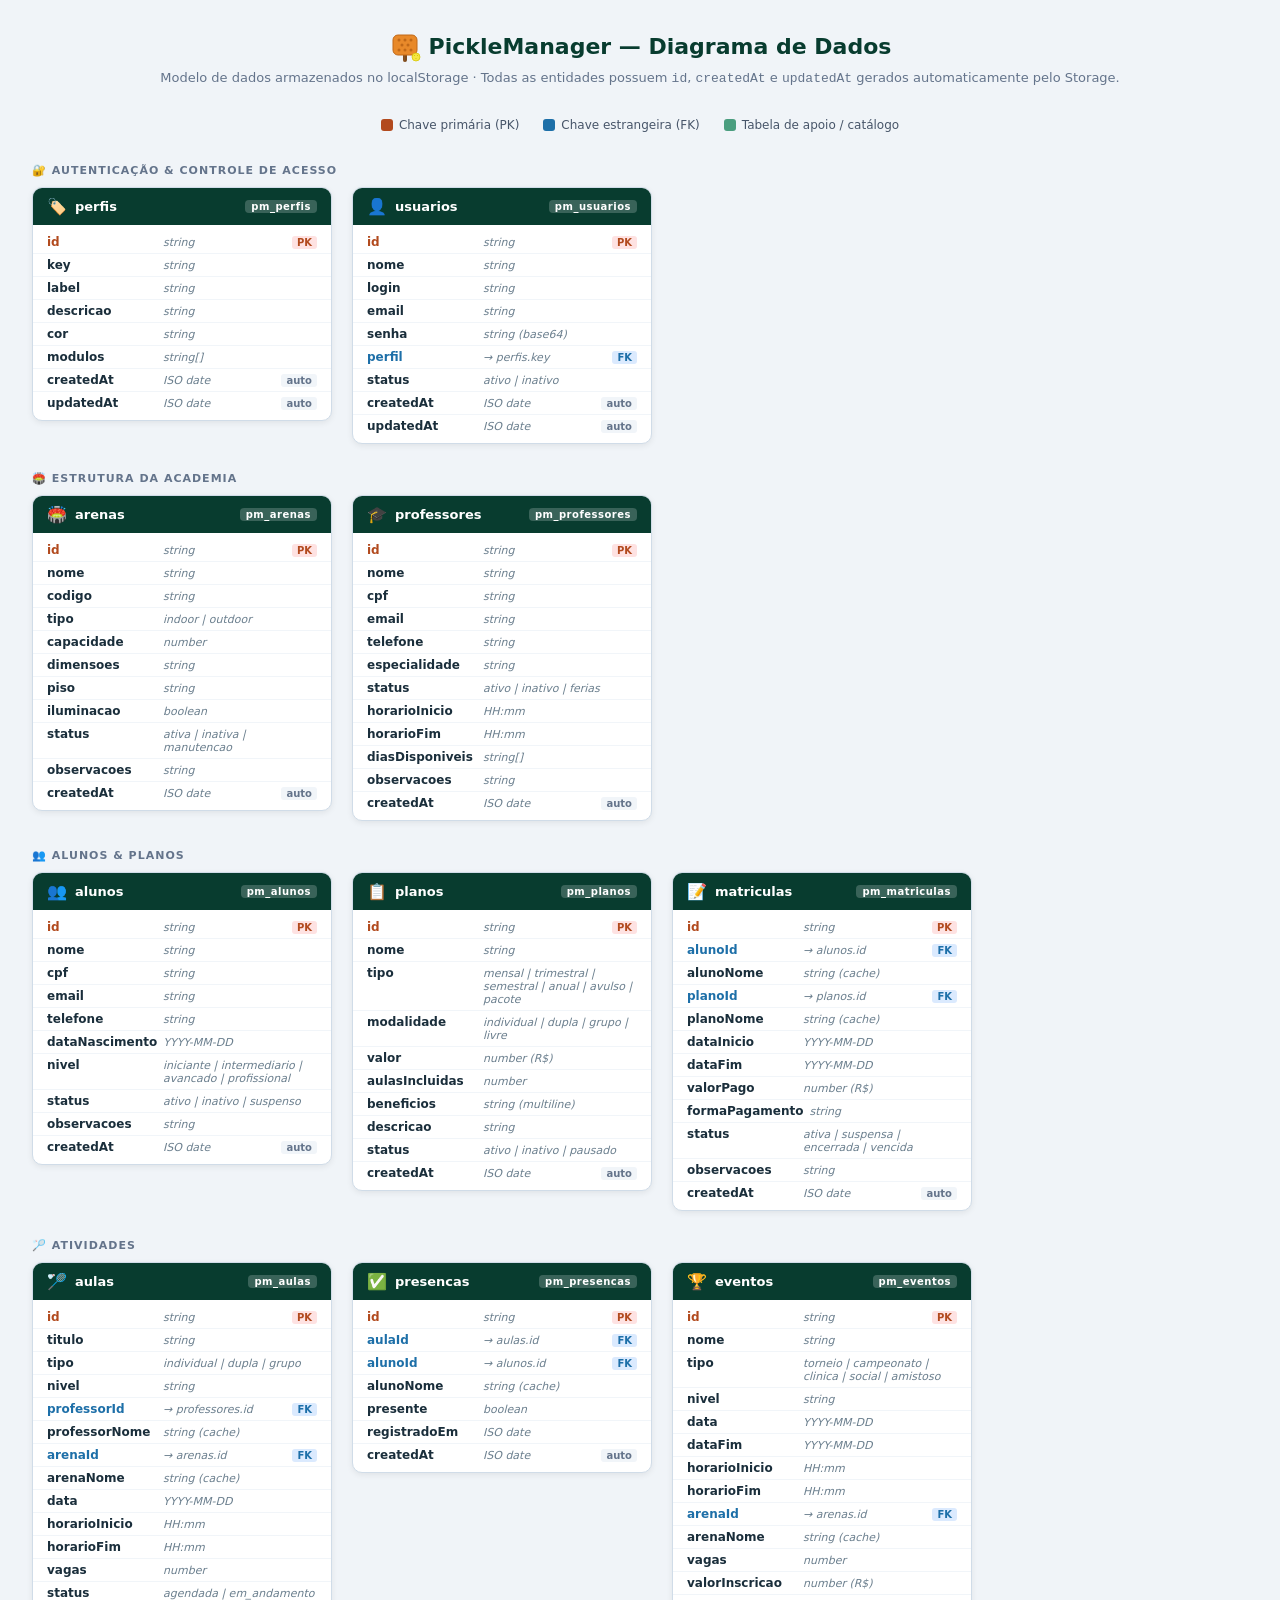
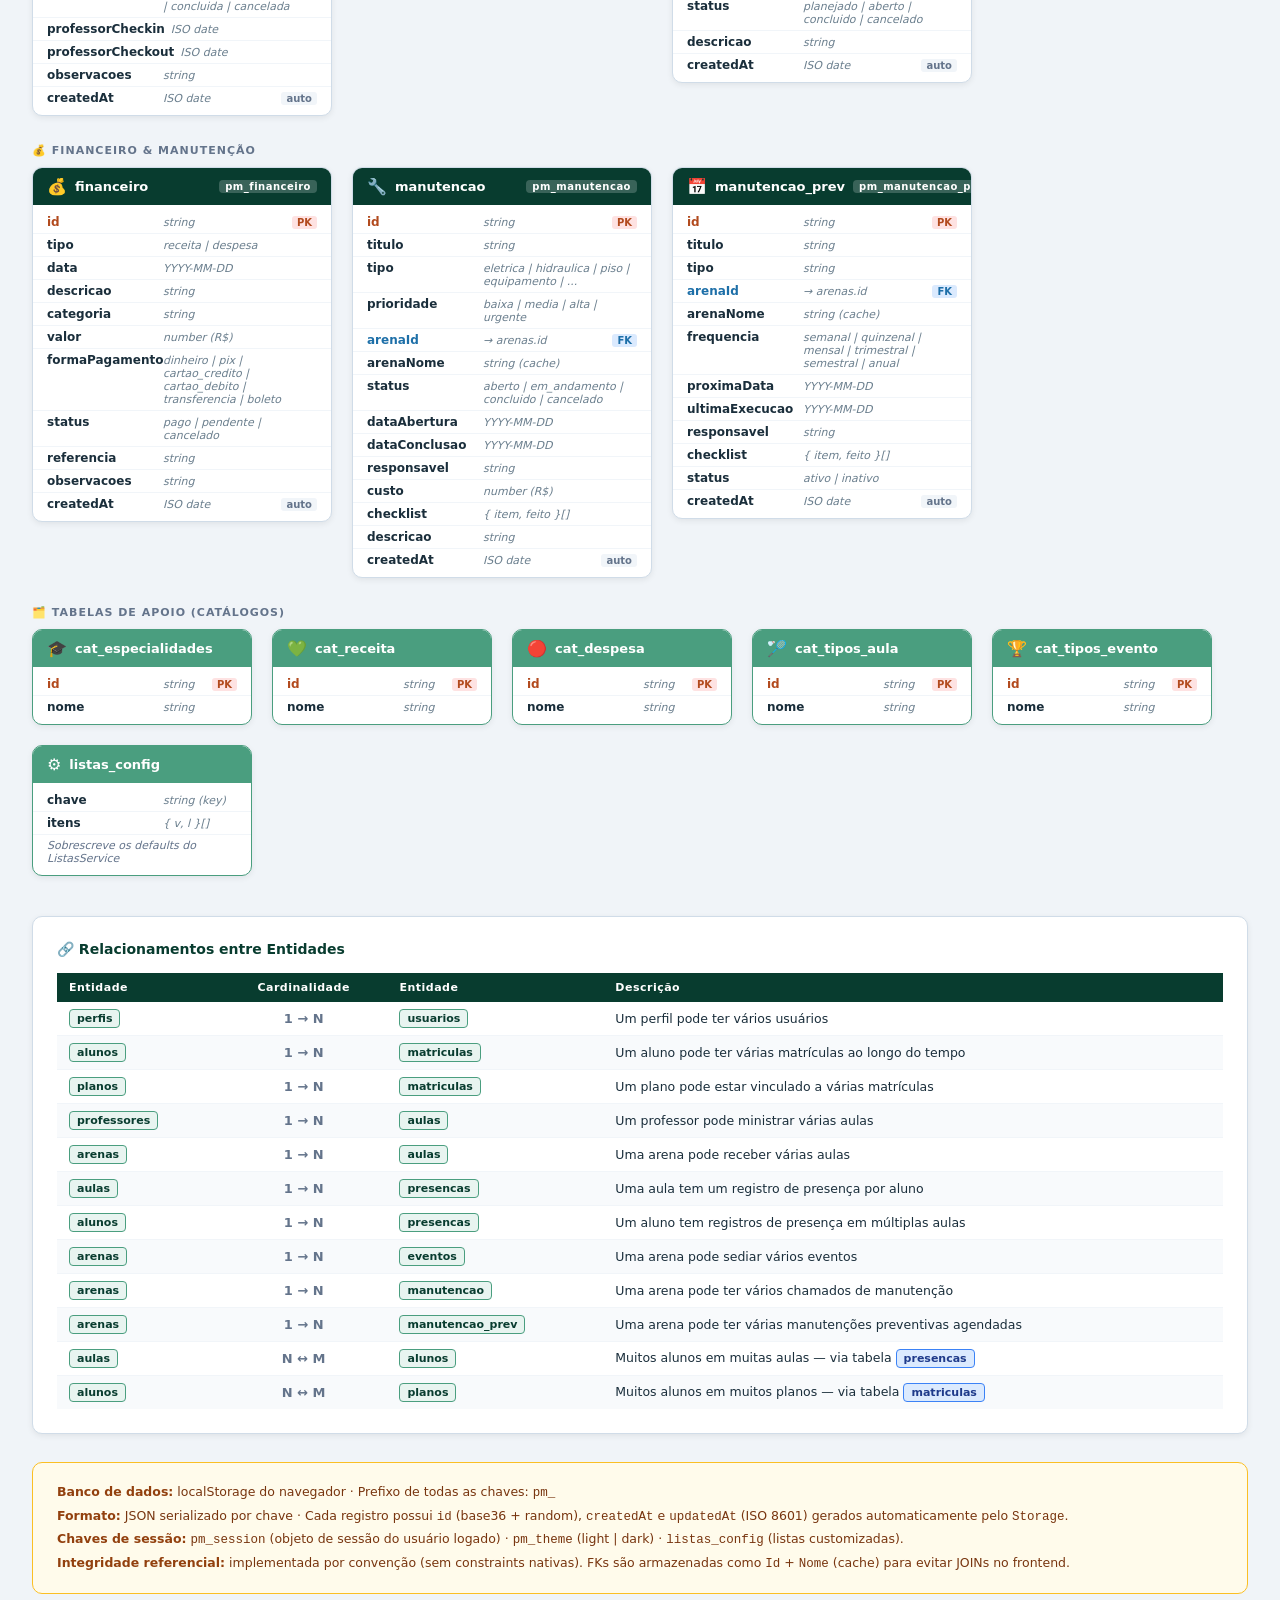
<file: diagrama.html>
<!DOCTYPE html>
<html lang="pt-BR">
<head>
  <meta charset="UTF-8" />
  <meta name="viewport" content="width=device-width, initial-scale=1.0" />
  <title>PickleManager — Diagrama de Dados</title>
  <style>
    :root {
      --bg:       #f0f4f8;
      --card:     #ffffff;
      --border:   #d0dce8;
      --header:   #083c2f;
      --header-t: #ffffff;
      --pk:       #b24a1e;
      --fk:       #1d6fa8;
      --field:    #1a2e3b;
      --type:     #6b7f8e;
      --line:     #94a3b8;
      --cat-bg:   #e8f4f0;
      --cat-bd:   #4a9e7f;
    }

    * { box-sizing: border-box; margin: 0; padding: 0; }

    body {
      font-family: 'Segoe UI', system-ui, sans-serif;
      background: var(--bg);
      color: var(--field);
      padding: 32px;
    }

    h1 {
      text-align: center;
      font-size: 22px;
      color: var(--header);
      margin-bottom: 6px;
    }

    .subtitle {
      text-align: center;
      font-size: 13px;
      color: #64748b;
      margin-bottom: 32px;
    }

    /* ── Legenda ─────────────────────────────────────── */
    .legend {
      display: flex;
      justify-content: center;
      gap: 24px;
      flex-wrap: wrap;
      margin-bottom: 32px;
    }
    .legend-item {
      display: flex;
      align-items: center;
      gap: 6px;
      font-size: 12px;
      color: #475569;
    }
    .legend-dot {
      width: 12px; height: 12px;
      border-radius: 3px;
    }
    .dot-pk  { background: var(--pk); }
    .dot-fk  { background: var(--fk); }
    .dot-cat { background: var(--cat-bd); }

    /* ── Grupos ──────────────────────────────────────── */
    .group-label {
      font-size: 11px;
      font-weight: 700;
      text-transform: uppercase;
      letter-spacing: 1px;
      color: #64748b;
      margin: 28px 0 10px;
    }

    /* ── Grid de tabelas ─────────────────────────────── */
    .grid {
      display: flex;
      flex-wrap: wrap;
      gap: 20px;
      align-items: flex-start;
      margin-bottom: 8px;
    }

    /* ── Tabela ──────────────────────────────────────── */
    .table-card {
      background: var(--card);
      border: 1.5px solid var(--border);
      border-radius: 10px;
      min-width: 240px;
      max-width: 300px;
      overflow: hidden;
      box-shadow: 0 2px 6px rgba(0,0,0,.07);
      flex: 1 1 240px;
    }

    .table-card.cat {
      border-color: var(--cat-bd);
      min-width: 180px;
      max-width: 220px;
    }

    .table-header {
      background: var(--header);
      color: var(--header-t);
      padding: 9px 14px;
      font-size: 13px;
      font-weight: 700;
      display: flex;
      align-items: center;
      gap: 8px;
    }

    .table-card.cat .table-header {
      background: var(--cat-bd);
    }

    .table-header .icon { font-size: 16px; }

    .table-key {
      font-size: 10px;
      background: rgba(255,255,255,.2);
      border-radius: 4px;
      padding: 1px 6px;
      margin-left: auto;
      font-weight: 600;
      letter-spacing: .5px;
    }

    .table-body { padding: 6px 0; }

    .field-row {
      display: flex;
      align-items: baseline;
      gap: 6px;
      padding: 4px 14px;
      font-size: 12px;
      border-bottom: 1px solid #f1f5f9;
    }

    .field-row:last-child { border-bottom: none; }

    .field-name {
      font-weight: 600;
      color: var(--field);
      min-width: 110px;
    }

    .field-name.pk { color: var(--pk); }
    .field-name.fk { color: var(--fk); }

    .field-type {
      font-size: 11px;
      color: var(--type);
      font-style: italic;
    }

    .field-tag {
      font-size: 10px;
      font-weight: 700;
      border-radius: 3px;
      padding: 1px 5px;
      margin-left: auto;
      flex-shrink: 0;
    }

    .tag-pk  { background: #fee2e2; color: var(--pk); }
    .tag-fk  { background: #dbeafe; color: var(--fk); }
    .tag-auto{ background: #f1f5f9; color: #64748b; }

    /* ── Relacionamentos ─────────────────────────────── */
    .rel-section {
      margin-top: 40px;
      padding: 24px;
      background: #fff;
      border: 1.5px solid var(--border);
      border-radius: 10px;
      box-shadow: 0 2px 6px rgba(0,0,0,.07);
    }

    .rel-section h2 {
      font-size: 14px;
      color: var(--header);
      margin-bottom: 16px;
    }

    .rel-table {
      width: 100%;
      border-collapse: collapse;
      font-size: 12.5px;
    }

    .rel-table th {
      background: var(--header);
      color: #fff;
      padding: 8px 12px;
      text-align: left;
      font-size: 11px;
      letter-spacing: .5px;
    }

    .rel-table td {
      padding: 7px 12px;
      border-bottom: 1px solid #f1f5f9;
      vertical-align: middle;
    }

    .rel-table tr:last-child td { border-bottom: none; }
    .rel-table tr:nth-child(even) td { background: #f8fafc; }

    .rel-type {
      font-size: 13px;
      font-weight: 700;
      color: #64748b;
      text-align: center;
    }

    .chip {
      display: inline-block;
      background: #e8f4f0;
      border: 1px solid #4a9e7f;
      color: #083c2f;
      font-size: 11px;
      font-weight: 600;
      border-radius: 4px;
      padding: 2px 7px;
    }

    .chip.blue {
      background: #dbeafe;
      border-color: #3b82f6;
      color: #1e3a8a;
    }

    /* ── Storage info ────────────────────────────────── */
    .storage-info {
      margin-top: 28px;
      padding: 18px 24px;
      background: #fffbeb;
      border: 1.5px solid #fbbf24;
      border-radius: 10px;
      font-size: 12.5px;
      color: #78350f;
      line-height: 1.8;
    }

    .storage-info strong { color: #92400e; }
  </style>
</head>
<body>

<h1><img src="img/pickleball-paddle.svg" alt="Pickleball" style="width:32px;height:32px;vertical-align:middle;margin-right:8px;">PickleManager — Diagrama de Dados</h1>
<p class="subtitle">Modelo de dados armazenados no localStorage · Todas as entidades possuem <code>id</code>, <code>createdAt</code> e <code>updatedAt</code> gerados automaticamente pelo Storage.</p>

<!-- Legenda -->
<div class="legend">
  <div class="legend-item"><div class="legend-dot dot-pk"></div> Chave primária (PK)</div>
  <div class="legend-item"><div class="legend-dot dot-fk"></div> Chave estrangeira (FK)</div>
  <div class="legend-item"><div class="legend-dot dot-cat"></div> Tabela de apoio / catálogo</div>
</div>

<!-- ═══════════════════════════════════════════════════════════ -->
<!-- GRUPO: Autenticação & Controle de Acesso -->
<!-- ═══════════════════════════════════════════════════════════ -->
<div class="group-label">🔐 Autenticação &amp; Controle de Acesso</div>
<div class="grid">

  <div class="table-card">
    <div class="table-header"><span class="icon">🏷️</span> perfis <span class="table-key">pm_perfis</span></div>
    <div class="table-body">
      <div class="field-row"><span class="field-name pk">id</span><span class="field-type">string</span><span class="field-tag tag-pk">PK</span></div>
      <div class="field-row"><span class="field-name">key</span><span class="field-type">string</span></div>
      <div class="field-row"><span class="field-name">label</span><span class="field-type">string</span></div>
      <div class="field-row"><span class="field-name">descricao</span><span class="field-type">string</span></div>
      <div class="field-row"><span class="field-name">cor</span><span class="field-type">string</span></div>
      <div class="field-row"><span class="field-name">modulos</span><span class="field-type">string[]</span></div>
      <div class="field-row"><span class="field-name">createdAt</span><span class="field-type">ISO date</span><span class="field-tag tag-auto">auto</span></div>
      <div class="field-row"><span class="field-name">updatedAt</span><span class="field-type">ISO date</span><span class="field-tag tag-auto">auto</span></div>
    </div>
  </div>

  <div class="table-card">
    <div class="table-header"><span class="icon">👤</span> usuarios <span class="table-key">pm_usuarios</span></div>
    <div class="table-body">
      <div class="field-row"><span class="field-name pk">id</span><span class="field-type">string</span><span class="field-tag tag-pk">PK</span></div>
      <div class="field-row"><span class="field-name">nome</span><span class="field-type">string</span></div>
      <div class="field-row"><span class="field-name">login</span><span class="field-type">string</span></div>
      <div class="field-row"><span class="field-name">email</span><span class="field-type">string</span></div>
      <div class="field-row"><span class="field-name">senha</span><span class="field-type">string (base64)</span></div>
      <div class="field-row"><span class="field-name fk">perfil</span><span class="field-type">→ perfis.key</span><span class="field-tag tag-fk">FK</span></div>
      <div class="field-row"><span class="field-name">status</span><span class="field-type">ativo | inativo</span></div>
      <div class="field-row"><span class="field-name">createdAt</span><span class="field-type">ISO date</span><span class="field-tag tag-auto">auto</span></div>
      <div class="field-row"><span class="field-name">updatedAt</span><span class="field-type">ISO date</span><span class="field-tag tag-auto">auto</span></div>
    </div>
  </div>

</div>

<!-- ═══════════════════════════════════════════════════════════ -->
<!-- GRUPO: Estrutura da Academia -->
<!-- ═══════════════════════════════════════════════════════════ -->
<div class="group-label">🏟️ Estrutura da Academia</div>
<div class="grid">

  <div class="table-card">
    <div class="table-header"><span class="icon">🏟️</span> arenas <span class="table-key">pm_arenas</span></div>
    <div class="table-body">
      <div class="field-row"><span class="field-name pk">id</span><span class="field-type">string</span><span class="field-tag tag-pk">PK</span></div>
      <div class="field-row"><span class="field-name">nome</span><span class="field-type">string</span></div>
      <div class="field-row"><span class="field-name">codigo</span><span class="field-type">string</span></div>
      <div class="field-row"><span class="field-name">tipo</span><span class="field-type">indoor | outdoor</span></div>
      <div class="field-row"><span class="field-name">capacidade</span><span class="field-type">number</span></div>
      <div class="field-row"><span class="field-name">dimensoes</span><span class="field-type">string</span></div>
      <div class="field-row"><span class="field-name">piso</span><span class="field-type">string</span></div>
      <div class="field-row"><span class="field-name">iluminacao</span><span class="field-type">boolean</span></div>
      <div class="field-row"><span class="field-name">status</span><span class="field-type">ativa | inativa | manutencao</span></div>
      <div class="field-row"><span class="field-name">observacoes</span><span class="field-type">string</span></div>
      <div class="field-row"><span class="field-name">createdAt</span><span class="field-type">ISO date</span><span class="field-tag tag-auto">auto</span></div>
    </div>
  </div>

  <div class="table-card">
    <div class="table-header"><span class="icon">🎓</span> professores <span class="table-key">pm_professores</span></div>
    <div class="table-body">
      <div class="field-row"><span class="field-name pk">id</span><span class="field-type">string</span><span class="field-tag tag-pk">PK</span></div>
      <div class="field-row"><span class="field-name">nome</span><span class="field-type">string</span></div>
      <div class="field-row"><span class="field-name">cpf</span><span class="field-type">string</span></div>
      <div class="field-row"><span class="field-name">email</span><span class="field-type">string</span></div>
      <div class="field-row"><span class="field-name">telefone</span><span class="field-type">string</span></div>
      <div class="field-row"><span class="field-name">especialidade</span><span class="field-type">string</span></div>
      <div class="field-row"><span class="field-name">status</span><span class="field-type">ativo | inativo | ferias</span></div>
      <div class="field-row"><span class="field-name">horarioInicio</span><span class="field-type">HH:mm</span></div>
      <div class="field-row"><span class="field-name">horarioFim</span><span class="field-type">HH:mm</span></div>
      <div class="field-row"><span class="field-name">diasDisponiveis</span><span class="field-type">string[]</span></div>
      <div class="field-row"><span class="field-name">observacoes</span><span class="field-type">string</span></div>
      <div class="field-row"><span class="field-name">createdAt</span><span class="field-type">ISO date</span><span class="field-tag tag-auto">auto</span></div>
    </div>
  </div>

</div>

<!-- ═══════════════════════════════════════════════════════════ -->
<!-- GRUPO: Alunos & Planos -->
<!-- ═══════════════════════════════════════════════════════════ -->
<div class="group-label">👥 Alunos &amp; Planos</div>
<div class="grid">

  <div class="table-card">
    <div class="table-header"><span class="icon">👥</span> alunos <span class="table-key">pm_alunos</span></div>
    <div class="table-body">
      <div class="field-row"><span class="field-name pk">id</span><span class="field-type">string</span><span class="field-tag tag-pk">PK</span></div>
      <div class="field-row"><span class="field-name">nome</span><span class="field-type">string</span></div>
      <div class="field-row"><span class="field-name">cpf</span><span class="field-type">string</span></div>
      <div class="field-row"><span class="field-name">email</span><span class="field-type">string</span></div>
      <div class="field-row"><span class="field-name">telefone</span><span class="field-type">string</span></div>
      <div class="field-row"><span class="field-name">dataNascimento</span><span class="field-type">YYYY-MM-DD</span></div>
      <div class="field-row"><span class="field-name">nivel</span><span class="field-type">iniciante | intermediario | avancado | profissional</span></div>
      <div class="field-row"><span class="field-name">status</span><span class="field-type">ativo | inativo | suspenso</span></div>
      <div class="field-row"><span class="field-name">observacoes</span><span class="field-type">string</span></div>
      <div class="field-row"><span class="field-name">createdAt</span><span class="field-type">ISO date</span><span class="field-tag tag-auto">auto</span></div>
    </div>
  </div>

  <div class="table-card">
    <div class="table-header"><span class="icon">📋</span> planos <span class="table-key">pm_planos</span></div>
    <div class="table-body">
      <div class="field-row"><span class="field-name pk">id</span><span class="field-type">string</span><span class="field-tag tag-pk">PK</span></div>
      <div class="field-row"><span class="field-name">nome</span><span class="field-type">string</span></div>
      <div class="field-row"><span class="field-name">tipo</span><span class="field-type">mensal | trimestral | semestral | anual | avulso | pacote</span></div>
      <div class="field-row"><span class="field-name">modalidade</span><span class="field-type">individual | dupla | grupo | livre</span></div>
      <div class="field-row"><span class="field-name">valor</span><span class="field-type">number (R$)</span></div>
      <div class="field-row"><span class="field-name">aulasIncluidas</span><span class="field-type">number</span></div>
      <div class="field-row"><span class="field-name">beneficios</span><span class="field-type">string (multiline)</span></div>
      <div class="field-row"><span class="field-name">descricao</span><span class="field-type">string</span></div>
      <div class="field-row"><span class="field-name">status</span><span class="field-type">ativo | inativo | pausado</span></div>
      <div class="field-row"><span class="field-name">createdAt</span><span class="field-type">ISO date</span><span class="field-tag tag-auto">auto</span></div>
    </div>
  </div>

  <div class="table-card">
    <div class="table-header"><span class="icon">📝</span> matriculas <span class="table-key">pm_matriculas</span></div>
    <div class="table-body">
      <div class="field-row"><span class="field-name pk">id</span><span class="field-type">string</span><span class="field-tag tag-pk">PK</span></div>
      <div class="field-row"><span class="field-name fk">alunoId</span><span class="field-type">→ alunos.id</span><span class="field-tag tag-fk">FK</span></div>
      <div class="field-row"><span class="field-name">alunoNome</span><span class="field-type">string (cache)</span></div>
      <div class="field-row"><span class="field-name fk">planoId</span><span class="field-type">→ planos.id</span><span class="field-tag tag-fk">FK</span></div>
      <div class="field-row"><span class="field-name">planoNome</span><span class="field-type">string (cache)</span></div>
      <div class="field-row"><span class="field-name">dataInicio</span><span class="field-type">YYYY-MM-DD</span></div>
      <div class="field-row"><span class="field-name">dataFim</span><span class="field-type">YYYY-MM-DD</span></div>
      <div class="field-row"><span class="field-name">valorPago</span><span class="field-type">number (R$)</span></div>
      <div class="field-row"><span class="field-name">formaPagamento</span><span class="field-type">string</span></div>
      <div class="field-row"><span class="field-name">status</span><span class="field-type">ativa | suspensa | encerrada | vencida</span></div>
      <div class="field-row"><span class="field-name">observacoes</span><span class="field-type">string</span></div>
      <div class="field-row"><span class="field-name">createdAt</span><span class="field-type">ISO date</span><span class="field-tag tag-auto">auto</span></div>
    </div>
  </div>

</div>

<!-- ═══════════════════════════════════════════════════════════ -->
<!-- GRUPO: Atividades -->
<!-- ═══════════════════════════════════════════════════════════ -->
<div class="group-label">🏸 Atividades</div>
<div class="grid">

  <div class="table-card">
    <div class="table-header"><span class="icon">🏸</span> aulas <span class="table-key">pm_aulas</span></div>
    <div class="table-body">
      <div class="field-row"><span class="field-name pk">id</span><span class="field-type">string</span><span class="field-tag tag-pk">PK</span></div>
      <div class="field-row"><span class="field-name">titulo</span><span class="field-type">string</span></div>
      <div class="field-row"><span class="field-name">tipo</span><span class="field-type">individual | dupla | grupo</span></div>
      <div class="field-row"><span class="field-name">nivel</span><span class="field-type">string</span></div>
      <div class="field-row"><span class="field-name fk">professorId</span><span class="field-type">→ professores.id</span><span class="field-tag tag-fk">FK</span></div>
      <div class="field-row"><span class="field-name">professorNome</span><span class="field-type">string (cache)</span></div>
      <div class="field-row"><span class="field-name fk">arenaId</span><span class="field-type">→ arenas.id</span><span class="field-tag tag-fk">FK</span></div>
      <div class="field-row"><span class="field-name">arenaNome</span><span class="field-type">string (cache)</span></div>
      <div class="field-row"><span class="field-name">data</span><span class="field-type">YYYY-MM-DD</span></div>
      <div class="field-row"><span class="field-name">horarioInicio</span><span class="field-type">HH:mm</span></div>
      <div class="field-row"><span class="field-name">horarioFim</span><span class="field-type">HH:mm</span></div>
      <div class="field-row"><span class="field-name">vagas</span><span class="field-type">number</span></div>
      <div class="field-row"><span class="field-name">status</span><span class="field-type">agendada | em_andamento | concluida | cancelada</span></div>
      <div class="field-row"><span class="field-name">professorCheckin</span><span class="field-type">ISO date</span></div>
      <div class="field-row"><span class="field-name">professorCheckout</span><span class="field-type">ISO date</span></div>
      <div class="field-row"><span class="field-name">observacoes</span><span class="field-type">string</span></div>
      <div class="field-row"><span class="field-name">createdAt</span><span class="field-type">ISO date</span><span class="field-tag tag-auto">auto</span></div>
    </div>
  </div>

  <div class="table-card">
    <div class="table-header"><span class="icon">✅</span> presencas <span class="table-key">pm_presencas</span></div>
    <div class="table-body">
      <div class="field-row"><span class="field-name pk">id</span><span class="field-type">string</span><span class="field-tag tag-pk">PK</span></div>
      <div class="field-row"><span class="field-name fk">aulaId</span><span class="field-type">→ aulas.id</span><span class="field-tag tag-fk">FK</span></div>
      <div class="field-row"><span class="field-name fk">alunoId</span><span class="field-type">→ alunos.id</span><span class="field-tag tag-fk">FK</span></div>
      <div class="field-row"><span class="field-name">alunoNome</span><span class="field-type">string (cache)</span></div>
      <div class="field-row"><span class="field-name">presente</span><span class="field-type">boolean</span></div>
      <div class="field-row"><span class="field-name">registradoEm</span><span class="field-type">ISO date</span></div>
      <div class="field-row"><span class="field-name">createdAt</span><span class="field-type">ISO date</span><span class="field-tag tag-auto">auto</span></div>
    </div>
  </div>

  <div class="table-card">
    <div class="table-header"><span class="icon">🏆</span> eventos <span class="table-key">pm_eventos</span></div>
    <div class="table-body">
      <div class="field-row"><span class="field-name pk">id</span><span class="field-type">string</span><span class="field-tag tag-pk">PK</span></div>
      <div class="field-row"><span class="field-name">nome</span><span class="field-type">string</span></div>
      <div class="field-row"><span class="field-name">tipo</span><span class="field-type">torneio | campeonato | clinica | social | amistoso</span></div>
      <div class="field-row"><span class="field-name">nivel</span><span class="field-type">string</span></div>
      <div class="field-row"><span class="field-name">data</span><span class="field-type">YYYY-MM-DD</span></div>
      <div class="field-row"><span class="field-name">dataFim</span><span class="field-type">YYYY-MM-DD</span></div>
      <div class="field-row"><span class="field-name">horarioInicio</span><span class="field-type">HH:mm</span></div>
      <div class="field-row"><span class="field-name">horarioFim</span><span class="field-type">HH:mm</span></div>
      <div class="field-row"><span class="field-name fk">arenaId</span><span class="field-type">→ arenas.id</span><span class="field-tag tag-fk">FK</span></div>
      <div class="field-row"><span class="field-name">arenaNome</span><span class="field-type">string (cache)</span></div>
      <div class="field-row"><span class="field-name">vagas</span><span class="field-type">number</span></div>
      <div class="field-row"><span class="field-name">valorInscricao</span><span class="field-type">number (R$)</span></div>
      <div class="field-row"><span class="field-name">status</span><span class="field-type">planejado | aberto | concluido | cancelado</span></div>
      <div class="field-row"><span class="field-name">descricao</span><span class="field-type">string</span></div>
      <div class="field-row"><span class="field-name">createdAt</span><span class="field-type">ISO date</span><span class="field-tag tag-auto">auto</span></div>
    </div>
  </div>

</div>

<!-- ═══════════════════════════════════════════════════════════ -->
<!-- GRUPO: Financeiro & Manutenção -->
<!-- ═══════════════════════════════════════════════════════════ -->
<div class="group-label">💰 Financeiro &amp; Manutenção</div>
<div class="grid">

  <div class="table-card">
    <div class="table-header"><span class="icon">💰</span> financeiro <span class="table-key">pm_financeiro</span></div>
    <div class="table-body">
      <div class="field-row"><span class="field-name pk">id</span><span class="field-type">string</span><span class="field-tag tag-pk">PK</span></div>
      <div class="field-row"><span class="field-name">tipo</span><span class="field-type">receita | despesa</span></div>
      <div class="field-row"><span class="field-name">data</span><span class="field-type">YYYY-MM-DD</span></div>
      <div class="field-row"><span class="field-name">descricao</span><span class="field-type">string</span></div>
      <div class="field-row"><span class="field-name">categoria</span><span class="field-type">string</span></div>
      <div class="field-row"><span class="field-name">valor</span><span class="field-type">number (R$)</span></div>
      <div class="field-row"><span class="field-name">formaPagamento</span><span class="field-type">dinheiro | pix | cartao_credito | cartao_debito | transferencia | boleto</span></div>
      <div class="field-row"><span class="field-name">status</span><span class="field-type">pago | pendente | cancelado</span></div>
      <div class="field-row"><span class="field-name">referencia</span><span class="field-type">string</span></div>
      <div class="field-row"><span class="field-name">observacoes</span><span class="field-type">string</span></div>
      <div class="field-row"><span class="field-name">createdAt</span><span class="field-type">ISO date</span><span class="field-tag tag-auto">auto</span></div>
    </div>
  </div>

  <div class="table-card">
    <div class="table-header"><span class="icon">🔧</span> manutencao <span class="table-key">pm_manutencao</span></div>
    <div class="table-body">
      <div class="field-row"><span class="field-name pk">id</span><span class="field-type">string</span><span class="field-tag tag-pk">PK</span></div>
      <div class="field-row"><span class="field-name">titulo</span><span class="field-type">string</span></div>
      <div class="field-row"><span class="field-name">tipo</span><span class="field-type">eletrica | hidraulica | piso | equipamento | ...</span></div>
      <div class="field-row"><span class="field-name">prioridade</span><span class="field-type">baixa | media | alta | urgente</span></div>
      <div class="field-row"><span class="field-name fk">arenaId</span><span class="field-type">→ arenas.id</span><span class="field-tag tag-fk">FK</span></div>
      <div class="field-row"><span class="field-name">arenaNome</span><span class="field-type">string (cache)</span></div>
      <div class="field-row"><span class="field-name">status</span><span class="field-type">aberto | em_andamento | concluido | cancelado</span></div>
      <div class="field-row"><span class="field-name">dataAbertura</span><span class="field-type">YYYY-MM-DD</span></div>
      <div class="field-row"><span class="field-name">dataConclusao</span><span class="field-type">YYYY-MM-DD</span></div>
      <div class="field-row"><span class="field-name">responsavel</span><span class="field-type">string</span></div>
      <div class="field-row"><span class="field-name">custo</span><span class="field-type">number (R$)</span></div>
      <div class="field-row"><span class="field-name">checklist</span><span class="field-type">{ item, feito }[]</span></div>
      <div class="field-row"><span class="field-name">descricao</span><span class="field-type">string</span></div>
      <div class="field-row"><span class="field-name">createdAt</span><span class="field-type">ISO date</span><span class="field-tag tag-auto">auto</span></div>
    </div>
  </div>

  <div class="table-card">
    <div class="table-header"><span class="icon">📅</span> manutencao_prev <span class="table-key">pm_manutencao_prev</span></div>
    <div class="table-body">
      <div class="field-row"><span class="field-name pk">id</span><span class="field-type">string</span><span class="field-tag tag-pk">PK</span></div>
      <div class="field-row"><span class="field-name">titulo</span><span class="field-type">string</span></div>
      <div class="field-row"><span class="field-name">tipo</span><span class="field-type">string</span></div>
      <div class="field-row"><span class="field-name fk">arenaId</span><span class="field-type">→ arenas.id</span><span class="field-tag tag-fk">FK</span></div>
      <div class="field-row"><span class="field-name">arenaNome</span><span class="field-type">string (cache)</span></div>
      <div class="field-row"><span class="field-name">frequencia</span><span class="field-type">semanal | quinzenal | mensal | trimestral | semestral | anual</span></div>
      <div class="field-row"><span class="field-name">proximaData</span><span class="field-type">YYYY-MM-DD</span></div>
      <div class="field-row"><span class="field-name">ultimaExecucao</span><span class="field-type">YYYY-MM-DD</span></div>
      <div class="field-row"><span class="field-name">responsavel</span><span class="field-type">string</span></div>
      <div class="field-row"><span class="field-name">checklist</span><span class="field-type">{ item, feito }[]</span></div>
      <div class="field-row"><span class="field-name">status</span><span class="field-type">ativo | inativo</span></div>
      <div class="field-row"><span class="field-name">createdAt</span><span class="field-type">ISO date</span><span class="field-tag tag-auto">auto</span></div>
    </div>
  </div>

</div>

<!-- ═══════════════════════════════════════════════════════════ -->
<!-- GRUPO: Tabelas de Apoio / Catálogos -->
<!-- ═══════════════════════════════════════════════════════════ -->
<div class="group-label">🗂️ Tabelas de Apoio (Catálogos)</div>
<div class="grid">

  <div class="table-card cat">
    <div class="table-header"><span class="icon">🎓</span> cat_especialidades</div>
    <div class="table-body">
      <div class="field-row"><span class="field-name pk">id</span><span class="field-type">string</span><span class="field-tag tag-pk">PK</span></div>
      <div class="field-row"><span class="field-name">nome</span><span class="field-type">string</span></div>
    </div>
  </div>

  <div class="table-card cat">
    <div class="table-header"><span class="icon">💚</span> cat_receita</div>
    <div class="table-body">
      <div class="field-row"><span class="field-name pk">id</span><span class="field-type">string</span><span class="field-tag tag-pk">PK</span></div>
      <div class="field-row"><span class="field-name">nome</span><span class="field-type">string</span></div>
    </div>
  </div>

  <div class="table-card cat">
    <div class="table-header"><span class="icon">🔴</span> cat_despesa</div>
    <div class="table-body">
      <div class="field-row"><span class="field-name pk">id</span><span class="field-type">string</span><span class="field-tag tag-pk">PK</span></div>
      <div class="field-row"><span class="field-name">nome</span><span class="field-type">string</span></div>
    </div>
  </div>

  <div class="table-card cat">
    <div class="table-header"><span class="icon">🏸</span> cat_tipos_aula</div>
    <div class="table-body">
      <div class="field-row"><span class="field-name pk">id</span><span class="field-type">string</span><span class="field-tag tag-pk">PK</span></div>
      <div class="field-row"><span class="field-name">nome</span><span class="field-type">string</span></div>
    </div>
  </div>

  <div class="table-card cat">
    <div class="table-header"><span class="icon">🏆</span> cat_tipos_evento</div>
    <div class="table-body">
      <div class="field-row"><span class="field-name pk">id</span><span class="field-type">string</span><span class="field-tag tag-pk">PK</span></div>
      <div class="field-row"><span class="field-name">nome</span><span class="field-type">string</span></div>
    </div>
  </div>

  <div class="table-card cat">
    <div class="table-header"><span class="icon">⚙️</span> listas_config</div>
    <div class="table-body">
      <div class="field-row"><span class="field-name">chave</span><span class="field-type">string (key)</span></div>
      <div class="field-row"><span class="field-name">itens</span><span class="field-type">{ v, l }[]</span></div>
      <div class="field-row" style="padding:4px 14px;font-size:11px;color:#64748b;font-style:italic;">Sobrescreve os defaults do ListasService</div>
    </div>
  </div>

</div>

<!-- ═══════════════════════════════════════════════════════════ -->
<!-- Tabela de Relacionamentos -->
<!-- ═══════════════════════════════════════════════════════════ -->
<div class="rel-section">
  <h2>🔗 Relacionamentos entre Entidades</h2>
  <table class="rel-table">
    <thead>
      <tr>
        <th>Entidade</th>
        <th style="text-align:center;">Cardinalidade</th>
        <th>Entidade</th>
        <th>Descrição</th>
      </tr>
    </thead>
    <tbody>
      <tr>
        <td><span class="chip">perfis</span></td>
        <td class="rel-type">1 → N</td>
        <td><span class="chip">usuarios</span></td>
        <td>Um perfil pode ter vários usuários</td>
      </tr>
      <tr>
        <td><span class="chip">alunos</span></td>
        <td class="rel-type">1 → N</td>
        <td><span class="chip">matriculas</span></td>
        <td>Um aluno pode ter várias matrículas ao longo do tempo</td>
      </tr>
      <tr>
        <td><span class="chip">planos</span></td>
        <td class="rel-type">1 → N</td>
        <td><span class="chip">matriculas</span></td>
        <td>Um plano pode estar vinculado a várias matrículas</td>
      </tr>
      <tr>
        <td><span class="chip">professores</span></td>
        <td class="rel-type">1 → N</td>
        <td><span class="chip">aulas</span></td>
        <td>Um professor pode ministrar várias aulas</td>
      </tr>
      <tr>
        <td><span class="chip">arenas</span></td>
        <td class="rel-type">1 → N</td>
        <td><span class="chip">aulas</span></td>
        <td>Uma arena pode receber várias aulas</td>
      </tr>
      <tr>
        <td><span class="chip">aulas</span></td>
        <td class="rel-type">1 → N</td>
        <td><span class="chip">presencas</span></td>
        <td>Uma aula tem um registro de presença por aluno</td>
      </tr>
      <tr>
        <td><span class="chip">alunos</span></td>
        <td class="rel-type">1 → N</td>
        <td><span class="chip">presencas</span></td>
        <td>Um aluno tem registros de presença em múltiplas aulas</td>
      </tr>
      <tr>
        <td><span class="chip">arenas</span></td>
        <td class="rel-type">1 → N</td>
        <td><span class="chip">eventos</span></td>
        <td>Uma arena pode sediar vários eventos</td>
      </tr>
      <tr>
        <td><span class="chip">arenas</span></td>
        <td class="rel-type">1 → N</td>
        <td><span class="chip">manutencao</span></td>
        <td>Uma arena pode ter vários chamados de manutenção</td>
      </tr>
      <tr>
        <td><span class="chip">arenas</span></td>
        <td class="rel-type">1 → N</td>
        <td><span class="chip">manutencao_prev</span></td>
        <td>Uma arena pode ter várias manutenções preventivas agendadas</td>
      </tr>
      <tr>
        <td><span class="chip">aulas</span></td>
        <td class="rel-type">N ↔ M</td>
        <td><span class="chip">alunos</span></td>
        <td>Muitos alunos em muitas aulas — via tabela <span class="chip blue">presencas</span></td>
      </tr>
      <tr>
        <td><span class="chip">alunos</span></td>
        <td class="rel-type">N ↔ M</td>
        <td><span class="chip">planos</span></td>
        <td>Muitos alunos em muitos planos — via tabela <span class="chip blue">matriculas</span></td>
      </tr>
    </tbody>
  </table>
</div>

<!-- ═══════════════════════════════════════════════════════════ -->
<!-- Nota sobre o banco de dados -->
<!-- ═══════════════════════════════════════════════════════════ -->
<div class="storage-info">
  <strong>Banco de dados:</strong> localStorage do navegador · Prefixo de todas as chaves: <code>pm_</code><br>
  <strong>Formato:</strong> JSON serializado por chave · Cada registro possui <code>id</code> (base36 + random), <code>createdAt</code> e <code>updatedAt</code> (ISO 8601) gerados automaticamente pelo <code>Storage</code>.<br>
  <strong>Chaves de sessão:</strong> <code>pm_session</code> (objeto de sessão do usuário logado) · <code>pm_theme</code> (light | dark) · <code>listas_config</code> (listas customizadas).<br>
  <strong>Integridade referencial:</strong> implementada por convenção (sem constraints nativas). FKs são armazenadas como <code>Id</code> + <code>Nome</code> (cache) para evitar JOINs no frontend.
</div>

</body>
</html>
</file>
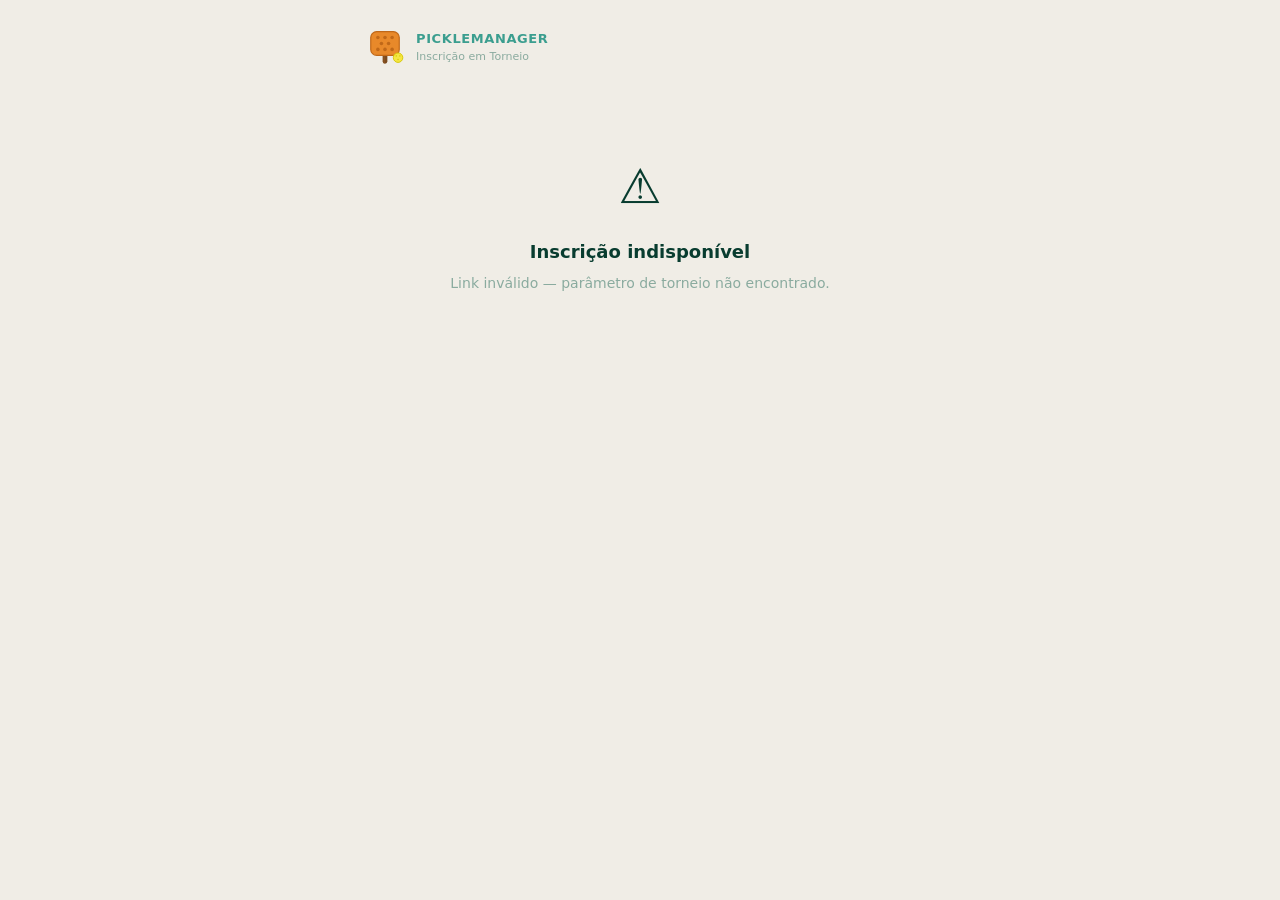
<file: inscricao.html>
<!DOCTYPE html>
<html lang="pt-BR">
<head>
  <meta charset="UTF-8" />
  <meta name="viewport" content="width=device-width, initial-scale=1.0" />
  <title>Inscrição · PickleManager</title>
  <link rel="stylesheet" href="css/app.css" />
  <style>
    body {
      background: var(--bg-secondary, #f0ede6);
      min-height: 100vh;
      margin: 0;
    }
    .insc-wrap {
      max-width: 580px;
      margin: 0 auto;
      padding: 28px 16px 80px;
    }
    .insc-header {
      display: flex;
      align-items: center;
      gap: 12px;
      margin-bottom: 24px;
    }
    .insc-brand-name {
      font-size: 13px;
      font-weight: 800;
      color: var(--color-primary, #3b9e8f);
      letter-spacing: .6px;
      text-transform: uppercase;
    }
    .insc-brand-sub {
      font-size: 11px;
      color: var(--text-muted, #8aab9f);
    }
    .insc-evento-titulo {
      font-size: 22px;
      font-weight: 800;
      color: var(--text-primary, #1a2e25);
      margin: 0 0 6px;
    }
    .insc-evento-sub {
      font-size: 13px;
      color: var(--text-muted);
      margin: 0 0 28px;
    }
    .insc-section-title {
      font-size: 15px;
      font-weight: 700;
      margin: 0 0 16px;
      color: var(--text-primary);
    }
    .insc-cat-item {
      display: flex;
      align-items: flex-start;
      gap: 12px;
      padding: 14px 16px;
      border: 2px solid var(--card-border, #e8dfc8);
      border-radius: 10px;
      cursor: pointer;
      margin-bottom: 8px;
      transition: border-color .15s, background .15s;
      background: var(--bg-primary, #fff);
    }
    .insc-cat-item:hover:not(.insc-cat-lotada) {
      border-color: var(--color-primary, #3b9e8f);
    }
    .insc-cat-item input[type=radio] {
      margin-top: 3px;
      flex-shrink: 0;
      accent-color: var(--color-primary, #3b9e8f);
      width: 16px;
      height: 16px;
    }
    .insc-cat-item.insc-cat-compat {
      border-color: var(--color-primary, #3b9e8f);
      background: color-mix(in srgb, var(--color-primary, #3b9e8f) 6%, transparent);
    }
    .insc-cat-lotada {
      opacity: .55;
      cursor: not-allowed;
      background: var(--bg-secondary);
    }
    .insc-cat-nome {
      font-size: 14px;
      font-weight: 700;
      color: var(--text-primary);
    }
    .insc-cat-info {
      font-size: 12px;
      color: var(--text-muted);
      margin-top: 3px;
    }
    .insc-cat-vagas {
      font-size: 12px;
      margin-top: 5px;
      font-weight: 600;
    }
    .insc-secao-label {
      font-size: 11px;
      font-weight: 700;
      text-transform: uppercase;
      letter-spacing: .6px;
      color: var(--text-muted);
      margin: 16px 0 8px;
      padding-bottom: 4px;
      border-bottom: 1px solid var(--card-border);
    }
    .insc-submit {
      width: 100%;
      height: 52px;
      font-size: 16px;
      font-weight: 700;
      border-radius: 12px;
      margin-top: 24px;
    }
    .insc-loading {
      text-align: center;
      padding: 80px 20px;
      color: var(--text-muted);
      font-size: 15px;
    }
    .insc-erro {
      text-align: center;
      padding: 60px 20px;
    }
    .insc-sucesso {
      text-align: center;
      padding: 40px 20px;
    }
    .insc-toast {
      position: fixed;
      bottom: 24px;
      left: 50%;
      transform: translateX(-50%);
      padding: 12px 22px;
      border-radius: 10px;
      font-size: 14px;
      font-weight: 600;
      box-shadow: 0 4px 16px rgba(0,0,0,.15);
      z-index: 9999;
      max-width: 90vw;
      text-align: center;
      animation: fadeInUp .2s ease;
    }
    @keyframes fadeInUp {
      from { opacity:0; transform:translateX(-50%) translateY(8px); }
      to   { opacity:1; transform:translateX(-50%) translateY(0); }
    }
  </style>
</head>
<body>
  <div class="insc-wrap" id="insc-wrap">
    <div class="insc-loading">
      <div style="font-size:36px;margin-bottom:12px;">⏳</div>
      Carregando…
    </div>
  </div>

  <script src="js/supabase.min.js"></script>
  <script src="js/supabase-config.js"></script>
  <script src="js/storage.js"></script>
  <script src="js/db.js"></script>
  <script src="js/inscricao.js"></script>
</body>
</html>
</file>
<file: css/app.css>
/* ============================================================
   PickleManager — Design System
   ============================================================ */

/* ---------- CSS Variables ---------- */
:root {
  --primary:        #b24a1e;
  --primary-dark:   #a13d16;
  --primary-light:  #fce8dc;
  --primary-text:   #5a1a05;

  --sidebar-bg:     #083c2f;
  --sidebar-hover:  #0d5240;
  --sidebar-active: #0d5240;
  --sidebar-text:   #a8c5be;
  --sidebar-text-active: #f6efdb;
  --sidebar-width:  240px;

  --header-bg:      #ffffff;
  --header-border:  #e8dfc8;
  --header-height:  64px;

  --page-bg:        #f6efdb;
  --card-bg:        #ffffff;
  --card-border:    #e8dfc8;
  --card-radius:    14px;
  --card-shadow:    0 2px 6px rgba(0,0,0,.07), 0 1px 2px rgba(0,0,0,.04);
  --card-shadow-hover: 0 8px 24px rgba(0,0,0,.13);

  --text-primary:   #083c2f;
  --text-secondary: #3d6b5e;
  --text-muted:     #8aab9f;

  --success:        #16a34a;
  --success-light:  #dcfce7;
  --success-text:   #14532d;

  --amber:          #f59e0b;
  --amber-light:    #fef3c7;
  --amber-text:     #92400e;
  --red:            #ef4444;
  --red-light:      #fee2e2;
  --red-text:       #991b1b;
  --gray-light:     #f2ead8;
  --gray-text:      #5a5043;

  --input-border:   #c8baaa;
  --input-focus:    #b24a1e;
  --input-radius:   8px;

  --radius-sm:      6px;
  --radius-md:      10px;
  --radius-lg:      16px;
  --radius-full:    9999px;

  --transition:     all 0.2s ease;
  --transition-slow: all 0.35s ease;

  --font-sans: 'Segoe UI', system-ui, -apple-system, sans-serif;
}

/* ---------- Reset / Base ---------- */
*, *::before, *::after { box-sizing: border-box; margin: 0; padding: 0; }

html { font-size: 16px; scroll-behavior: smooth; }

body {
  font-family: var(--font-sans);
  background: var(--page-bg);
  color: var(--text-primary);
  line-height: 1.5;
  min-height: 100vh;
  overflow-x: hidden;
}

a { color: var(--primary); text-decoration: none; }
a:hover { text-decoration: underline; }

img, svg { display: block; max-width: 100%; }

/* ---------- App Layout ---------- */
.app-layout {
  display: flex;
  min-height: 100vh;
}

/* ---------- Sidebar ---------- */
.sidebar {
  width: var(--sidebar-width);
  min-width: var(--sidebar-width);
  background: var(--sidebar-bg);
  display: flex;
  flex-direction: column;
  position: fixed;
  top: 0;
  left: 0;
  height: 100vh;
  z-index: 200;
  transition: transform 0.3s ease;
  overflow-y: auto;
}

.sidebar-brand {
  display: flex;
  align-items: center;
  gap: 12px;
  padding: 20px 16px;
  border-bottom: 1px solid #0d5240;
}

.brand-icon {
  font-size: 28px;
  line-height: 1;
  flex-shrink: 0;
}

.brand-text {
  display: flex;
  flex-direction: column;
}

.brand-name {
  font-size: 15px;
  font-weight: 700;
  color: #ffffff;
  letter-spacing: -0.3px;
}

.brand-sub {
  font-size: 13px;
  font-weight: 600;
  color: var(--sidebar-text-active);
  margin-top: 2px;
  letter-spacing: -0.2px;
}

.sidebar-nav {
  flex: 1;
  padding: 12px 8px;
  display: flex;
  flex-direction: column;
  gap: 2px;
}

.nav-item {
  display: flex;
  align-items: center;
  gap: 10px;
  padding: 10px 12px;
  border-radius: var(--radius-md);
  color: var(--sidebar-text);
  font-size: 14px;
  font-weight: 500;
  cursor: pointer;
  transition: var(--transition);
  border: none;
  background: transparent;
  width: 100%;
  text-align: left;
  border-left: 3px solid transparent;
  text-decoration: none;
}

.nav-item:hover {
  background: var(--sidebar-hover);
  color: #e8dfc8;
  text-decoration: none;
}

.nav-item.active {
  background: var(--sidebar-active);
  color: var(--sidebar-text-active);
  border-left-color: var(--primary);
}

.nav-item .nav-icon {
  font-size: 18px;
  width: 22px;
  text-align: center;
  flex-shrink: 0;
}

.sidebar-footer {
  padding: 12px 16px;
  border-top: 1px solid #0d5240;
}

.sidebar-footer-text {
  font-size: 11px;
  color: #334155;
}

/* ---------- Main Wrapper ---------- */
.main-wrapper {
  flex: 1;
  margin-left: var(--sidebar-width);
  display: flex;
  flex-direction: column;
  min-height: 100vh;
  min-width: 0;
}

/* ---------- Top Header ---------- */
.top-header {
  height: var(--header-height);
  background: var(--header-bg);
  border-bottom: 1px solid var(--header-border);
  display: flex;
  align-items: center;
  justify-content: space-between;
  padding: 0 24px;
  position: sticky;
  top: 0;
  z-index: 100;
  gap: 16px;
}

.header-left {
  display: flex;
  align-items: center;
  gap: 12px;
}

.sidebar-toggle {
  display: none;
  font-size: 20px;
}

.page-title {
  font-size: 20px;
  font-weight: 700;
  color: var(--text-primary);
  letter-spacing: -0.4px;
}

.header-right {
  display: flex;
  align-items: center;
  gap: 16px;
}

.header-date {
  display: flex;
  align-items: center;
  gap: 6px;
  font-size: 13px;
  color: var(--text-secondary);
  background: var(--gray-light);
  padding: 6px 12px;
  border-radius: var(--radius-full);
}

.date-icon { font-size: 15px; }

.header-avatar {
  width: 36px;
  height: 36px;
  border-radius: 50%;
  background: var(--primary);
  color: white;
  font-size: 14px;
  font-weight: 700;
  display: flex;
  align-items: center;
  justify-content: center;
  cursor: pointer;
  flex-shrink: 0;
}

/* ---------- Content Area ---------- */
.content-area {
  flex: 1;
  padding: 28px 28px 40px;
  overflow-x: hidden;
  min-width: 0;
}

/* ---------- Page Header ---------- */
.page-header {
  display: flex;
  align-items: flex-start;
  justify-content: space-between;
  margin-bottom: 24px;
  gap: 16px;
  flex-wrap: wrap;
}

.page-header-text h2 {
  font-size: 22px;
  font-weight: 800;
  color: var(--text-primary);
  letter-spacing: -0.5px;
}

.page-header-text p {
  font-size: 14px;
  color: var(--text-secondary);
  margin-top: 4px;
}

/* ---------- Stats Grid ---------- */
.stats-grid {
  display: grid;
  grid-template-columns: repeat(4, 1fr);
  gap: 16px;
  margin-bottom: 24px;
}

.stat-card {
  background: var(--card-bg);
  border: 1px solid var(--card-border);
  border-radius: var(--card-radius);
  padding: 20px;
  display: flex;
  align-items: center;
  gap: 16px;
  box-shadow: var(--card-shadow);
  transition: var(--transition);
  border-left: 3px solid transparent;
}

.stat-card:has(.green) { border-left-color: var(--primary); }
.stat-card:has(.amber) { border-left-color: #f59e0b; }
.stat-card:has(.blue)  { border-left-color: #3b82f6; }
.stat-card:has(.gray)  { border-left-color: #9ca3af; }

.stat-card:hover {
  box-shadow: var(--card-shadow-hover);
  transform: translateY(-1px);
}

.stat-icon {
  font-size: 28px;
  width: 52px;
  height: 52px;
  border-radius: var(--radius-md);
  display: flex;
  align-items: center;
  justify-content: center;
  flex-shrink: 0;
}

.stat-icon.green  { background: var(--success-light); }
.stat-icon.amber  { background: var(--amber-light); }
.stat-icon.gray   { background: #f6efdb; }
.stat-icon.blue   { background: #dbeafe; }
.stat-icon.red    { background: #fee2e2; }

/* Evento — linha de tarefa concluída */
tr.tarefa-concluida td { opacity: .6; }

/* Evento — tfoot de orçamento */
.data-table tfoot td {
  background: var(--gray-light);
  border-top: 2px solid var(--border-color);
  font-size: 13px;
}

.stat-info { min-width: 0; }

.stat-value {
  font-size: 28px;
  font-weight: 800;
  color: var(--text-primary);
  line-height: 1.1;
  letter-spacing: -1px;
}

.stat-label {
  font-size: 12px;
  font-weight: 600;
  color: var(--text-muted);
  text-transform: uppercase;
  letter-spacing: 0.6px;
  margin-top: 2px;
}

/* ---------- Filters Bar ---------- */
.filters-bar {
  background: var(--card-bg);
  border: 1px solid var(--card-border);
  border-radius: var(--card-radius);
  padding: 14px 16px;
  display: flex;
  align-items: center;
  gap: 12px;
  margin-bottom: 20px;
  flex-wrap: wrap;
  box-shadow: var(--card-shadow);
}

.search-wrapper {
  position: relative;
  flex: 1;
  min-width: 200px;
}

.search-icon {
  position: absolute;
  left: 11px;
  top: 50%;
  transform: translateY(-50%);
  font-size: 15px;
  color: var(--text-muted);
  pointer-events: none;
}

.search-input {
  width: 100%;
  padding: 8px 12px 8px 36px;
  border: 1px solid var(--input-border);
  border-radius: var(--input-radius);
  font-size: 14px;
  font-family: var(--font-sans);
  color: var(--text-primary);
  background: var(--gray-light);
  transition: var(--transition);
  outline: none;
}

.search-input:focus {
  border-color: var(--input-focus);
  background: white;
  box-shadow: 0 0 0 3px rgba(16,185,129,.15);
}

.search-input::placeholder { color: var(--text-muted); }

.filter-select {
  padding: 8px 12px;
  border: 1px solid var(--input-border);
  border-radius: var(--input-radius);
  font-size: 14px;
  font-family: var(--font-sans);
  color: var(--text-primary);
  background: var(--gray-light);
  cursor: pointer;
  outline: none;
  transition: var(--transition);
  min-width: 140px;
}

.filter-select:focus {
  border-color: var(--input-focus);
  background: white;
  box-shadow: 0 0 0 3px rgba(16,185,129,.15);
}

.results-count {
  font-size: 13px;
  color: var(--text-muted);
  white-space: nowrap;
  margin-left: auto;
}

/* ---------- Cards Grid ---------- */
.cards-grid {
  display: grid;
  grid-template-columns: repeat(auto-fill, minmax(320px, 1fr));
  gap: 16px;
}

/* ---------- Arena Card ---------- */
.arena-card {
  background: var(--card-bg);
  border: 1px solid var(--card-border);
  border-radius: var(--card-radius);
  border-left: 4px solid var(--text-muted);
  box-shadow: var(--card-shadow);
  transition: var(--transition);
  overflow: hidden;
  display: flex;
  flex-direction: column;
}

.arena-card:hover {
  box-shadow: var(--card-shadow-hover);
  transform: translateY(-2px);
}

.arena-card[data-status="ativa"]      { border-left-color: var(--primary); }
.arena-card[data-status="manutencao"] { border-left-color: var(--amber); }
.arena-card[data-status="inativa"]    { border-left-color: #a8c5be; }

.arena-card-top {
  padding: 16px 16px 12px;
  position: relative;
}

.card-status-badge {
  position: absolute;
  top: 14px;
  right: 14px;
}

.arena-name {
  font-size: 17px;
  font-weight: 700;
  color: var(--text-primary);
  margin-bottom: 6px;
  padding-right: 90px;
  line-height: 1.2;
}

.arena-code {
  display: inline-flex;
  align-items: center;
  background: var(--gray-light);
  color: var(--text-secondary);
  font-size: 11px;
  font-weight: 700;
  letter-spacing: 0.8px;
  padding: 2px 8px;
  border-radius: var(--radius-full);
  text-transform: uppercase;
}

.arena-details {
  display: grid;
  grid-template-columns: 1fr 1fr;
  gap: 6px 12px;
  padding: 12px 16px;
  border-top: 1px solid #f6efdb;
}

.detail-item { min-width: 0; }

.detail-label {
  font-size: 10px;
  font-weight: 600;
  color: var(--text-muted);
  text-transform: uppercase;
  letter-spacing: 0.6px;
}

.detail-value {
  font-size: 13px;
  color: var(--text-primary);
  font-weight: 500;
  margin-top: 1px;
  white-space: nowrap;
  overflow: hidden;
  text-overflow: ellipsis;
}

.detail-value.yes { color: var(--primary); }
.detail-value.no  { color: var(--red); }

.arena-obs {
  padding: 8px 16px 12px;
  border-top: 1px solid #f6efdb;
}

.arena-obs-text {
  font-size: 12px;
  color: var(--text-secondary);
  line-height: 1.5;
  font-style: italic;
}

.arena-actions {
  padding: 12px 16px;
  border-top: 1px solid #f6efdb;
  display: flex;
  align-items: center;
  gap: 8px;
  background: #fafafa;
}

.arena-actions .spacer { flex: 1; }

/* ---------- Badge ---------- */
.badge {
  display: inline-flex;
  align-items: center;
  gap: 4px;
  padding: 3px 10px;
  border-radius: var(--radius-full);
  font-size: 11px;
  font-weight: 600;
  letter-spacing: 0.3px;
  white-space: nowrap;
}

.badge-success { background: var(--success-light); color: var(--success-text); }
.badge-warning { background: var(--amber-light);   color: var(--amber-text); }
.badge-danger  { background: var(--red-light);     color: var(--red-text); }
.badge-gray    { background: #e8dfc8;              color: var(--gray-text); }
.badge-blue    { background: #dbeafe;              color: #1e40af; }

/* ---------- Buttons ---------- */
.btn {
  display: inline-flex;
  align-items: center;
  justify-content: center;
  gap: 6px;
  padding: 8px 16px;
  border-radius: var(--radius-md);
  font-size: 14px;
  font-weight: 600;
  font-family: var(--font-sans);
  cursor: pointer;
  border: none;
  outline: none;
  transition: var(--transition);
  white-space: nowrap;
  text-decoration: none;
}

.btn:active { transform: scale(0.97); }

.btn-primary {
  background: var(--primary);
  color: white;
  box-shadow: 0 1px 3px rgba(16,185,129,.35);
}
.btn-primary:hover {
  background: var(--primary-dark);
  box-shadow: 0 4px 12px rgba(16,185,129,.4);
  text-decoration: none;
  color: white;
}

.btn-secondary {
  background: white;
  color: var(--text-secondary);
  border: 1px solid var(--card-border);
}
.btn-secondary:hover {
  background: var(--gray-light);
  color: var(--text-primary);
  text-decoration: none;
}

.btn-danger {
  background: var(--red);
  color: white;
}
.btn-danger:hover {
  background: #dc2626;
  text-decoration: none;
  color: white;
}

.btn-ghost {
  background: transparent;
  color: var(--text-secondary);
  padding: 6px 10px;
}
.btn-ghost:hover {
  background: var(--gray-light);
  color: var(--text-primary);
  text-decoration: none;
}
.btn-ghost.danger { color: var(--red); }
.btn-ghost.danger:hover { background: var(--red-light); color: #b91c1c; }

.btn-icon {
  background: transparent;
  color: var(--text-secondary);
  padding: 6px;
  border-radius: var(--radius-sm);
  border: none;
  width: 34px;
  height: 34px;
  font-size: 18px;
}
.btn-icon:hover {
  background: var(--gray-light);
  color: var(--text-primary);
}

.btn-sm { padding: 5px 12px; font-size: 13px; }

/* ---------- Modal ---------- */
.modal-overlay {
  position: fixed;
  inset: 0;
  background: rgba(15,23,42,.55);
  backdrop-filter: blur(4px);
  -webkit-backdrop-filter: blur(4px);
  z-index: 500;
  opacity: 0;
  pointer-events: none;
  transition: opacity 0.25s ease;
  /* Flex centra o dialog; overlay NÃO rola.
     Flex é mais previsível que grid para este caso: width:100%+max-width
     no dialog funciona sem depender do track-sizing do grid. */
  display: flex;
  align-items: center;
  justify-content: center;
  padding: 20px;
  overflow: hidden;
}

.modal-overlay.open {
  opacity: 1;
  pointer-events: auto;
}

.modal-dialog {
  background: var(--card-bg);
  border-radius: var(--radius-lg);
  box-shadow: 0 20px 60px rgba(0,0,0,.2);
  width: 100%;
  max-width: 580px;
  min-width: 0; /* flex item: sem isso min-content do conteúdo bate em cima do max-width e vence */
  flex-shrink: 0; /* não encolhe além do max-width — o overlay tem espaço de sobra em desktop */
  display: flex;
  flex-direction: column;
  /* height: auto → modal encolhe para o conteúdo; max-height limita ao viewport.
     dvh (dynamic viewport height) desconta barra de endereço em mobile;
     fallback para vh em browsers antigos. */
  height: auto;
  max-height: min(calc(100dvh - 40px), calc(100vh - 40px));
  overflow: hidden;
  transform: scale(0.94) translateY(8px);
  transition: transform 0.25s ease;
}

.modal-overlay.open .modal-dialog {
  transform: scale(1) translateY(0);
}

.modal-dialog.modal-wide { max-width: 780px; }
.modal-dialog.modal-xl   { max-width: 960px; }
.confirm-dialog {
  max-width: 400px;
  max-height: min(calc(100dvh - 40px), calc(100vh - 40px));
}

.modal-header {
  display: flex;
  align-items: center;
  justify-content: space-between;
  padding: 20px 24px 16px;
  border-bottom: 1px solid var(--card-border);
  flex: 0 0 auto;   /* nunca cresce nem encolhe */
}

.modal-title {
  font-size: 17px;
  font-weight: 700;
  color: var(--text-primary);
  min-width: 0;       /* flex item do header — permite encolher se título for longo */
  overflow: hidden;
  text-overflow: ellipsis;
  white-space: nowrap;
}

.modal-close {
  color: var(--text-muted);
  flex-shrink: 0;
}

.modal-body {
  padding: 20px 24px;
  flex: 1 1 auto;   /* base auto → modal encolhe ao tamanho do conteúdo;
                       flex-grow:1 permite expandir se o pai tiver espaço */
  min-height: 0;    /* flex pode encolher abaixo do conteúdo natural */
  overflow-y: auto; /* body rola quando conteúdo excede max-height do dialog */
  overflow-x: hidden;
}
/* Grid containers e suas células: min-width:0 evita que conteúdo largo
   vaze para fora do grid dentro do modal */
.modal-body .form-grid,
.modal-body .form-grid-2,
.modal-body .form-grid-3     { min-width: 0; }
.modal-body .form-grid-2 > *,
.modal-body .form-grid-3 > * { min-width: 0; overflow: hidden; }
.modal-body details           { min-width: 0; width: 100%; }
.modal-body details > div     { min-width: 0; }

.modal-footer {
  display: flex;
  align-items: center;
  justify-content: flex-end;
  gap: 10px;
  padding: 16px 24px;
  border-top: 1px solid var(--card-border);
  flex: 0 0 auto;   /* nunca cresce nem encolhe */
}

/* ---------- Form Components ---------- */
.form-grid   { display: flex; flex-direction: column; gap: 16px; }
.form-grid-2 { display: grid; grid-template-columns: 1fr 1fr; gap: 16px; }
.form-grid-3 { display: grid; grid-template-columns: 1fr 1fr 1fr; gap: 16px; }

/* Viewport ≤ 500px: todos os grids para coluna única */
@media (max-width: 500px) {
  .form-grid-2 { grid-template-columns: 1fr; }
  .form-grid-3 { grid-template-columns: 1fr; }
}

/* Dentro do modal o conteúdo é mais estreito que o viewport (~532px no modal padrão,
   ~700px no modal-wide). Quebra mais cedo para evitar colunas espremidas. */
@media (max-width: 620px) {
  .modal-body .form-grid-2 { grid-template-columns: 1fr; }
  .modal-body .form-grid-3 { grid-template-columns: 1fr 1fr; }
}
@media (max-width: 480px) {
  .modal-body .form-grid-3 { grid-template-columns: 1fr; }
}

/* Modal responsivo — mobile: tela quase cheia, sem padding lateral excessivo */
@media (max-width: 600px) {
  .modal-overlay {
    padding: 0;
    align-items: flex-end; /* sheet modal sobe da base */
  }
  .modal-dialog {
    max-width: 100%;
    border-radius: var(--radius-lg) var(--radius-lg) 0 0; /* arredonda só o topo */
    max-height: min(92dvh, 92vh);
  }
  .modal-dialog.modal-wide,
  .modal-dialog.modal-xl {
    max-height: min(96dvh, 96vh);
  }
  .modal-body {
    padding: 16px;
  }
  .modal-header,
  .modal-footer {
    padding-left: 16px;
    padding-right: 16px;
  }
}

.form-group { display: flex; flex-direction: column; gap: 5px; }
.form-group.full-width { grid-column: 1 / -1; }

.form-label {
  font-size: 13px;
  font-weight: 600;
  color: var(--text-secondary);
}

.required-star { color: var(--red); margin-left: 2px; }

.form-input,
.form-select,
.form-textarea {
  padding: 9px 12px;
  border: 1.5px solid var(--input-border);
  border-radius: var(--input-radius);
  font-size: 14px;
  font-family: var(--font-sans);
  color: var(--text-primary);
  background: white;
  transition: var(--transition);
  outline: none;
  width: 100%;
  min-width: 0; /* evita overflow em flex rows — flex item não encolhe abaixo da largura intrínseca sem isso */
}

.form-select {
  cursor: pointer;
}

/* Wrapper para seta customizada — funciona em todos os browsers */
.select-wrap {
  position: relative;
  display: block;
}
.select-wrap::after {
  content: '';
  position: absolute;
  right: 10px;
  top: 50%;
  transform: translateY(-50%);
  pointer-events: none;
  width: 14px;
  height: 14px;
  background-image: url("data:image/svg+xml,%3Csvg xmlns='http://www.w3.org/2000/svg' width='14' height='14' viewBox='0 0 24 24' fill='none' stroke='%236b7280' stroke-width='2.5' stroke-linecap='round' stroke-linejoin='round'%3E%3Cpolyline points='6 9 12 15 18 9'%3E%3C/polyline%3E%3C/svg%3E");
  background-repeat: no-repeat;
  background-position: center;
  background-size: 14px;
}
.select-wrap .form-select {
  appearance: none;
  -webkit-appearance: none;
  padding-right: 30px;
}

.form-input:focus,
.form-select:focus,
.form-textarea:focus {
  border-color: var(--input-focus);
  box-shadow: 0 0 0 3px rgba(16,185,129,.15);
}

.form-input.error,
.form-select.error,
.form-textarea.error {
  border-color: var(--red);
  box-shadow: 0 0 0 3px rgba(239,68,68,.12);
}

.form-textarea { resize: vertical; min-height: 80px; }

/* Toggle Switch */
.form-toggle {
  display: flex;
  align-items: center;
  gap: 10px;
  cursor: pointer;
  user-select: none;
}

.toggle-track {
  width: 42px;
  height: 24px;
  border-radius: var(--radius-full);
  background: #c8baaa;
  position: relative;
  transition: background 0.2s;
  flex-shrink: 0;
}

.toggle-thumb {
  position: absolute;
  top: 3px;
  left: 3px;
  width: 18px;
  height: 18px;
  border-radius: 50%;
  background: white;
  box-shadow: 0 1px 3px rgba(0,0,0,.2);
  transition: transform 0.2s;
}

.toggle-input {
  position: absolute;
  opacity: 0;
  width: 0;
  height: 0;
}

.toggle-input:checked + .toggle-track {
  background: var(--primary);
}

.toggle-input:checked + .toggle-track .toggle-thumb {
  transform: translateX(18px);
}

.toggle-label-text {
  font-size: 14px;
  color: var(--text-primary);
}

/* ---------- Toast ---------- */
.toast-container {
  position: fixed;
  bottom: 24px;
  right: 24px;
  z-index: 9000;
  display: flex;
  flex-direction: column;
  gap: 10px;
  pointer-events: none;
}

.toast {
  background: #0d5240;
  color: white;
  padding: 12px 16px;
  border-radius: 10px;
  border-left: 4px solid #b24a1e;
  display: flex;
  align-items: center;
  gap: 10px;
  font-size: 14px;
  font-weight: 500;
  min-width: 260px;
  max-width: 380px;
  box-shadow: 0 8px 24px rgba(0,0,0,.2);
  pointer-events: auto;
  animation: slideInToast 0.3s ease;
  transition: opacity 0.3s ease, transform 0.3s ease;
}

.toast.toast-hide {
  opacity: 0;
  transform: translateX(20px);
}

.toast.success { border-left-color: var(--primary); }
.toast.error   { border-left-color: var(--red); }
.toast.warning { border-left-color: var(--amber); }
.toast.info    { border-left-color: #3b82f6; }

.toast-icon { font-size: 18px; flex-shrink: 0; }
.toast-msg  { flex: 1; line-height: 1.4; }

@keyframes slideInToast {
  from { opacity: 0; transform: translateX(24px); }
  to   { opacity: 1; transform: translateX(0); }
}

/* ---------- Empty State ---------- */
.empty-state {
  display: flex;
  flex-direction: column;
  align-items: center;
  justify-content: center;
  padding: 60px 24px;
  text-align: center;
  background: var(--card-bg);
  border: 1px dashed var(--card-border);
  border-radius: var(--card-radius);
}

.empty-icon { font-size: 48px; margin-bottom: 16px; }

.empty-title {
  font-size: 17px;
  font-weight: 700;
  color: var(--text-primary);
  margin-bottom: 8px;
}

.empty-desc {
  font-size: 14px;
  color: var(--text-muted);
  max-width: 340px;
  line-height: 1.6;
  margin-bottom: 20px;
}

/* ---------- Coming Soon ---------- */
.coming-soon {
  display: flex;
  flex-direction: column;
  align-items: center;
  justify-content: center;
  padding: 80px 24px;
  text-align: center;
}

.coming-soon-icon { font-size: 64px; margin-bottom: 24px; }

.coming-soon-title {
  font-size: 24px;
  font-weight: 800;
  color: var(--text-primary);
  margin-bottom: 12px;
  letter-spacing: -0.5px;
}

.coming-soon-desc {
  font-size: 15px;
  color: var(--text-secondary);
  max-width: 400px;
  line-height: 1.7;
}

.coming-soon .badge { margin-top: 20px; font-size: 13px; padding: 5px 14px; }

/* ---------- Dashboard ---------- */
.welcome-banner {
  background: linear-gradient(135deg, var(--primary) 0%, var(--primary-dark) 100%);
  border-radius: var(--card-radius);
  padding: 28px 32px;
  color: white;
  margin-bottom: 24px;
  position: relative;
  overflow: hidden;
}

.welcome-banner::after {
  content: '';
  background: url('../img/pickleball-paddle.svg') no-repeat center/contain;
  position: absolute;
  right: 32px;
  top: 50%;
  transform: translateY(-50%);
  width: 80px;
  height: 80px;
  opacity: 0.25;
}

.welcome-title {
  font-size: 22px;
  font-weight: 800;
  letter-spacing: -0.5px;
  margin-bottom: 6px;
}

.welcome-sub {
  font-size: 14px;
  opacity: 0.85;
}

.modules-grid {
  display: grid;
  grid-template-columns: repeat(auto-fill, minmax(240px, 1fr));
  gap: 16px;
  margin-top: 24px;
}

.module-card {
  background: var(--card-bg);
  border: 1px solid var(--card-border);
  border-radius: var(--card-radius);
  padding: 20px;
  cursor: pointer;
  transition: var(--transition);
  box-shadow: var(--card-shadow);
}

.module-card:hover {
  box-shadow: var(--card-shadow-hover);
  transform: translateY(-2px);
  border-color: var(--primary);
}

.module-card-icon { font-size: 32px; margin-bottom: 12px; }
.module-card-title { font-size: 15px; font-weight: 700; color: var(--text-primary); margin-bottom: 4px; }
.module-card-desc  { font-size: 12px; color: var(--text-muted); line-height: 1.5; margin-bottom: 12px; }
.module-card-status { display: flex; align-items: center; justify-content: space-between; }

/* ---------- Login Screen ---------- */
.login-overlay {
  position: fixed;
  inset: 0;
  background: linear-gradient(135deg, #083c2f 0%, #0d5240 100%);
  display: flex;
  align-items: center;
  justify-content: center;
  z-index: 9999;
  opacity: 0;
  pointer-events: none;
  transition: opacity 0.3s ease;
  padding: 20px;
}

.login-overlay.open {
  opacity: 1;
  pointer-events: auto;
}

.login-box {
  background: #ffffff;
  border-radius: var(--radius-lg);
  padding: 36px 40px;
  width: 100%;
  max-width: 400px;
  box-shadow: 0 24px 64px rgba(0,0,0,.4);
}

.login-brand {
  display: flex;
  align-items: center;
  gap: 12px;
  margin-bottom: 28px;
}

.login-brand-icon { font-size: 40px; line-height: 1; }

.login-brand-name {
  font-size: 20px;
  font-weight: 800;
  color: var(--text-primary);
  letter-spacing: -0.4px;
}

.login-brand-sub {
  font-size: 12px;
  color: var(--text-muted);
  margin-top: 1px;
}

.login-title {
  font-size: 18px;
  font-weight: 700;
  color: var(--text-primary);
  margin-bottom: 20px;
}

.login-error {
  background: var(--red-light);
  color: var(--red-text);
  border: 1px solid #fca5a5;
  border-radius: var(--radius-sm);
  padding: 8px 12px;
  font-size: 13px;
  font-weight: 500;
  margin-bottom: 12px;
  align-items: center;
  gap: 6px;
}

.login-hint {
  margin-top: 20px;
  font-size: 12px;
  color: var(--text-muted);
  text-align: center;
  background: var(--gray-light);
  border-radius: var(--radius-sm);
  padding: 8px 12px;
}

/* ---------- Header user info ---------- */
.header-user-wrap {
  display: flex;
  align-items: center;
  gap: 10px;
}

.header-user-text {
  display: flex;
  flex-direction: column;
  align-items: flex-end;
  gap: 2px;
}

.header-user-name {
  font-size: 13px;
  font-weight: 600;
  color: var(--text-primary);
  white-space: nowrap;
}

/* ---------- Sidebar user ---------- */
.sidebar-user {
  padding: 12px 8px;
  border-bottom: 1px solid #0d5240;
  margin-bottom: 4px;
}

.sidebar-user-info {
  display: flex;
  align-items: center;
  gap: 10px;
  padding: 8px 8px;
  border-radius: var(--radius-md);
  background: rgba(255,255,255,.05);
}

.sidebar-user-avatar {
  width: 32px;
  height: 32px;
  border-radius: 50%;
  background: var(--primary);
  color: white;
  font-size: 13px;
  font-weight: 700;
  display: flex;
  align-items: center;
  justify-content: center;
  flex-shrink: 0;
}

.sidebar-user-text { flex: 1; min-width: 0; }

.sidebar-user-name {
  font-size: 12px;
  font-weight: 600;
  color: #e8dfc8;
  white-space: nowrap;
  overflow: hidden;
  text-overflow: ellipsis;
}

.sidebar-user-perfil {
  font-size: 10px;
  color: var(--sidebar-text);
  margin-top: 1px;
}

.sidebar-logout {
  color: var(--sidebar-text);
  padding: 4px;
  width: 28px;
  height: 28px;
  font-size: 14px;
  flex-shrink: 0;
}

.sidebar-logout:hover { color: var(--red); background: rgba(239,68,68,.15); }

/* ---------- Admin Module ---------- */
.admin-tabs {
  display: flex;
  gap: 4px;
  margin-bottom: 24px;
  border-bottom: 2px solid var(--card-border);
  padding-bottom: 0;
}

.admin-tab {
  padding: 10px 20px;
  font-size: 14px;
  font-weight: 600;
  color: var(--text-muted);
  background: transparent;
  border: none;
  border-bottom: 2px solid transparent;
  margin-bottom: -2px;
  cursor: pointer;
  transition: var(--transition);
  border-radius: var(--radius-sm) var(--radius-sm) 0 0;
  font-family: var(--font-sans);
}

.admin-tab:hover { color: var(--text-primary); background: var(--gray-light); }

.admin-tab.active {
  color: var(--primary);
  border-bottom-color: var(--primary);
  background: transparent;
}

.user-avatar-sm {
  width: 34px;
  height: 34px;
  border-radius: 50%;
  background: var(--primary-light);
  color: var(--primary-text);
  font-size: 14px;
  font-weight: 700;
  display: flex;
  align-items: center;
  justify-content: center;
  flex-shrink: 0;
}

.login-code {
  font-family: 'Courier New', monospace;
  font-size: 13px;
  background: var(--gray-light);
  padding: 2px 8px;
  border-radius: var(--radius-sm);
  color: var(--primary-text);
}

/* Permissions matrix */
.perfis-cards-grid {
  display: grid;
  grid-template-columns: repeat(auto-fill, minmax(200px, 1fr));
  gap: 16px;
  margin-bottom: 8px;
}

.perfil-card {
  background: var(--card-bg);
  border: 1px solid var(--card-border);
  border-radius: var(--card-radius);
  padding: 16px;
  box-shadow: var(--card-shadow);
}

.perfil-card-header { margin-bottom: 8px; }

.perfil-desc {
  font-size: 12px;
  color: var(--text-muted);
  margin-bottom: 10px;
  line-height: 1.5;
}

.perfil-mods {
  display: flex;
  flex-wrap: wrap;
  gap: 4px;
}

.perm-table th,
.perm-table td { padding: 10px 14px; }

.perm-mod-label {
  font-weight: 600;
  font-size: 13px;
  color: var(--text-secondary);
}

.perm-check {
  display: inline-flex;
  width: 24px;
  height: 24px;
  border-radius: 50%;
  align-items: center;
  justify-content: center;
  font-size: 12px;
  font-weight: 700;
}

.perm-check.yes { background: var(--primary-light); color: var(--primary-text); }
.perm-check.no  { background: #f6efdb;              color: #a8c5be; font-size: 14px; }

@media (max-width: 768px) {
  .login-box { padding: 28px 24px; }
  .header-user-text { display: none; }
  .perm-table { font-size: 11px; }
  .perm-table th, .perm-table td { padding: 8px 6px; }
}

/* ---------- Manutenção ---------- */
.manut-alerta {
  display: flex;
  align-items: center;
  gap: 10px;
  background: var(--red-light);
  color: var(--red-text);
  border: 1px solid #fca5a5;
  border-radius: var(--card-radius);
  padding: 12px 18px;
  font-size: 14px;
  margin-bottom: 20px;
}

.arena-card[data-prior="urgente"] { border-left-color: var(--red); }
.arena-card[data-prior="alta"]    { border-left-color: var(--amber); }
.arena-card[data-prior="media"]   { border-left-color: #3b82f6; }
.arena-card[data-prior="baixa"]   { border-left-color: #a8c5be; }

/* ── View toggle (Cards / Lista) ── */
.view-toggle-btn {
  display:flex; gap:2px; margin-left:auto;
  background:var(--bg-secondary); border-radius:8px; padding:3px;
  border:1px solid var(--card-border);
}
.view-toggle-btn .btn-icon {
  width:30px; height:30px; border-radius:6px; font-size:14px;
  color:var(--text-muted); background:transparent; transition:all .15s;
}
.view-toggle-btn .btn-icon.view-toggle-active {
  background:var(--card-bg); color:var(--color-primary,#3b9e8f);
  box-shadow:0 1px 3px rgba(0,0,0,.12);
}

/* ── Manutenção v2 ── */
.manut-list { display:flex; flex-direction:column; gap:8px; }

.manut-row {
  display:flex; align-items:center; gap:12px;
  background:var(--card-bg); border:1px solid var(--card-border);
  border-left:4px solid var(--card-border);
  border-radius:10px; padding:12px 16px;
  cursor:pointer; transition:box-shadow .15s, border-color .15s;
}
.manut-row:hover { box-shadow:var(--card-shadow); border-left-color:var(--color-primary); }

.manut-row-num    { font-size:12px; font-weight:700; color:var(--text-muted); min-width:44px; }
.manut-row-tipo   { font-size:20px; min-width:28px; text-align:center; }
.manut-row-info   { flex:1; min-width:0; }
.manut-row-titulo { font-size:14px; font-weight:600; color:var(--text-primary); white-space:nowrap; overflow:hidden; text-overflow:ellipsis; }
.manut-row-meta   { display:flex; gap:10px; flex-wrap:wrap; font-size:11px; color:var(--text-muted); margin-top:3px; }
.manut-row-badges { display:flex; gap:6px; flex-wrap:wrap; align-items:center; }
.manut-row-actions{ display:flex; gap:6px; align-items:center; }

.manut-sla { font-size:11px; font-weight:700; padding:2px 8px; border-radius:20px; border:1px solid transparent; }
.manut-sla.sla-ok      { background:#d1fae5; color:#065f46; border-color:#6ee7b7; }
.manut-sla.sla-alerta  { background:#fef3c7; color:#92400e; border-color:#fcd34d; }
.manut-sla.sla-critico { background:#fee2e2; color:#991b1b; border-color:#fca5a5; }
.manut-sla.sla-vencido { background:#dc2626; color:#fff;    border-color:#dc2626; }

.manut-timeline { position:relative; padding-left:20px; }
.manut-timeline::before { content:''; position:absolute; left:6px; top:0; bottom:0; width:2px; background:var(--card-border); }
.manut-tl-item    { position:relative; margin-bottom:14px; }
.manut-tl-dot     { position:absolute; left:-17px; top:4px; width:10px; height:10px; border-radius:50%; background:var(--color-primary); border:2px solid var(--card-bg); }
.manut-tl-content { background:var(--bg-secondary); border-radius:8px; padding:10px 12px; }
.manut-tl-header  { display:flex; justify-content:space-between; align-items:flex-start; gap:8px; margin-bottom:4px; }
.manut-tl-acao    { font-size:13px; font-weight:600; color:var(--text-primary); }
.manut-tl-data    { font-size:11px; color:var(--text-muted); white-space:nowrap; }
.manut-tl-obs     { font-size:12px; color:var(--text-secondary); margin-bottom:4px; }
.manut-tl-user    { font-size:11px; color:var(--text-muted); }
.manut-tl-status  { font-size:11px; color:var(--color-primary); margin-top:4px; font-weight:600; }

/* SLA Preview no modal de chamado */
.mn-sla-preview {
  background: var(--bg-secondary);
  border: 1.5px solid var(--color-primary);
  border-radius: 10px;
  padding: 12px 14px;
  font-size: 13px;
}
.mn-sla-header {
  display: flex; align-items: center; gap: 8px; flex-wrap: wrap;
  margin-bottom: 8px; font-weight: 600; color: var(--text-primary);
}
.mn-sla-badges { display: flex; gap: 6px; flex-wrap: wrap; margin-bottom: 8px; }
.mn-sla-resultado {
  font-size: 13px; color: var(--text-secondary);
  padding-top: 8px; border-top: 1px solid var(--card-border);
}

.exec-cl-item { background:var(--bg-secondary); border-radius:8px; padding:12px 14px; margin-bottom:10px; border:1px solid var(--card-border); }
.exec-cl-pergunta  { font-size:13px; font-weight:600; margin-bottom:8px; }
.exec-cl-respostas { display:flex; gap:16px; }
.exec-cl-label     { display:flex; align-items:center; gap:6px; font-size:13px; cursor:pointer; padding:4px 10px; border-radius:6px; }
.exec-cl-label.ok  { background:#d1fae5; color:#065f46; }
.exec-cl-label.nok { background:#fee2e2; color:#991b1b; }
.exec-cl-label.na  { background:#f3f4f6; color:#6b7280; }

/* Cartão de item com defeito (resultado execução) */
.exec-nok-card {
  background: var(--card-bg);
  border: 1px solid #fca5a5;
  border-left: 4px solid #ef4444;
  border-radius: 10px;
  padding: 12px 14px;
}

/* ---------- Manut: Evolução da Execução ---------- */
.manut-evol-list  { position:relative; padding-left:20px; }
.manut-evol-list::before {
  content:''; position:absolute; left:5px; top:0; bottom:0;
  width:2px; background:var(--card-border); border-radius:2px;
}
.manut-evol-item  { position:relative; margin-bottom:12px; }
.manut-evol-dot   {
  position:absolute; left:-17px; top:4px;
  width:12px; height:12px; border-radius:50%;
  border:2px solid var(--card-bg);
  box-shadow:0 0 0 1px var(--card-border);
}
.manut-evol-body  { background:var(--card-bg); border:1px solid var(--card-border); border-radius:10px; padding:10px 14px; }
.manut-evol-header {
  display:flex; justify-content:space-between; align-items:flex-start;
  gap:8px; flex-wrap:wrap; margin-bottom:4px;
}
.manut-evol-tipo  { font-size:13px; font-weight:700; color:var(--text-primary); }
.manut-evol-meta  { font-size:11px; color:var(--text-muted); display:flex; align-items:center; gap:4px; flex-wrap:wrap; }
.manut-evol-desc  { font-size:12px; color:var(--text-secondary); margin-bottom:4px; line-height:1.5; }
.manut-evol-user  { font-size:11px; color:var(--text-muted); }

/* ---------- Financeiro ---------- */
.financeiro-banner {
  background: var(--card-bg);
  border: 1px solid var(--card-border);
  border-radius: var(--card-radius);
  box-shadow: var(--card-shadow);
  padding: 20px 28px;
  display: flex;
  align-items: center;
  gap: 28px;
  margin-bottom: 20px;
  flex-wrap: wrap;
}

.fin-banner-item {
  display: flex;
  flex-direction: column;
  gap: 4px;
  min-width: 140px;
}

.fin-banner-label {
  font-size: 11px;
  font-weight: 700;
  color: var(--text-muted);
  text-transform: uppercase;
  letter-spacing: 0.6px;
}

.fin-banner-value {
  font-size: 24px;
  font-weight: 800;
  letter-spacing: -0.5px;
  line-height: 1.1;
}

.fin-banner-value.receita        { color: var(--primary); }
.fin-banner-value.despesa        { color: var(--red); }
.financeiro-saldo-pos            { color: var(--primary); }
.financeiro-saldo-neg            { color: var(--red); }

.fin-banner-sep {
  font-size: 22px;
  color: var(--text-muted);
  font-weight: 300;
  align-self: flex-end;
  padding-bottom: 4px;
}

.fin-banner-alert { margin-left: auto; }

.fin-valor {
  font-weight: 700;
  font-size: 14px;
  white-space: nowrap;
}

.fin-val-pos { color: var(--primary); }
.fin-val-neg { color: var(--red); }

.fin-dash-val {
  font-size: 18px;
  font-weight: 800;
  letter-spacing: -0.5px;
}

@media (max-width: 768px) {
  .financeiro-banner { flex-direction: column; align-items: flex-start; gap: 16px; }
  .fin-banner-sep { display: none; }
  .fin-banner-alert { margin-left: 0; }
}

/* ---------- Evento card ---------- */
.evento-card-top {
  padding: 16px 16px 12px;
  position: relative;
}

.evento-icon-wrap {
  font-size: 32px;
  margin-bottom: 8px;
  line-height: 1;
}

/* ---------- Plano card ---------- */
.plano-valor {
  font-size: 26px;
  font-weight: 800;
  color: var(--primary);
  letter-spacing: -1px;
  margin-top: 6px;
  line-height: 1.1;
}

.plano-periodo {
  font-size: 13px;
  font-weight: 500;
  color: var(--text-muted);
  letter-spacing: 0;
}

.plano-beneficios {
  padding: 10px 16px 12px;
  border-top: 1px solid #f6efdb;
  display: flex;
  flex-direction: column;
  gap: 4px;
}

.beneficio-item {
  font-size: 12px;
  color: var(--primary-text);
  background: var(--primary-light);
  padding: 3px 10px;
  border-radius: var(--radius-full);
  width: fit-content;
}

.form-hint {
  font-size: 11px;
  color: var(--text-muted);
  font-weight: 400;
  margin-left: 4px;
}

/* ---------- Professor card — dias chips ---------- */
.dias-chips {
  display: flex;
  flex-wrap: wrap;
  gap: 4px;
  margin-bottom: 8px;
}

.dia-chip {
  background: var(--primary-light);
  color: var(--primary-text);
  font-size: 11px;
  font-weight: 700;
  padding: 2px 8px;
  border-radius: var(--radius-full);
}

.dias-check-group {
  display: flex;
  flex-wrap: wrap;
  gap: 8px;
  padding: 4px 0;
}

.dia-check-label {
  display: flex;
  align-items: center;
  gap: 5px;
  font-size: 13px;
  font-weight: 600;
  color: var(--text-secondary);
  cursor: pointer;
  background: var(--gray-light);
  padding: 5px 12px;
  border-radius: var(--radius-full);
  border: 1.5px solid transparent;
  transition: var(--transition);
  user-select: none;
}

.dia-check-label input { display: none; }

.dia-check-label:has(input:checked) {
  background: var(--primary-light);
  color: var(--primary-text);
  border-color: var(--primary);
}

/* ---------- Data Table ---------- */
.table-card {
  background: var(--card-bg);
  border: 1px solid var(--card-border);
  border-radius: var(--card-radius);
  box-shadow: var(--card-shadow);
  overflow-x: auto;
}

.data-table {
  width: 100%;
  border-collapse: collapse;
  font-size: 14px;
}

.data-table thead th {
  background: var(--gray-light);
  padding: 11px 14px;
  text-align: left;
  font-size: 11px;
  font-weight: 700;
  color: var(--text-muted);
  text-transform: uppercase;
  letter-spacing: 0.6px;
  border-bottom: 1px solid var(--card-border);
  white-space: nowrap;
}

.data-table tbody tr {
  border-bottom: 1px solid #f6efdb;
  transition: background 0.15s;
}

.data-table tbody tr:last-child { border-bottom: none; }

.data-table tbody tr:hover { background: #f8fafc; }

.data-table tbody td {
  padding: 12px 14px;
  color: var(--text-primary);
  vertical-align: middle;
}

.aluno-nome {
  font-weight: 600;
  color: var(--text-primary);
}

.aluno-sub {
  font-size: 12px;
  color: var(--text-muted);
  margin-top: 2px;
}

/* Matrícula inline no form de cadastro do aluno */
.aluno-secao-titulo {
  font-size: 12px;
  font-weight: 700;
  text-transform: uppercase;
  letter-spacing: .6px;
  color: var(--text-muted);
  margin: 18px 0 8px;
  padding-top: 14px;
  border-top: 1px solid var(--border-color, #e5e7eb);
}

.form-grid-3 {
  display: grid;
  grid-template-columns: repeat(3, 1fr);
  gap: 12px;
}

@media (max-width: 540px) {
  .form-grid-3 { grid-template-columns: 1fr 1fr; }
}

.aluno-mat-divider {
  margin: 16px 0 8px;
  padding-top: 16px;
  border-top: 1px solid var(--border-color, #e5e7eb);
}

.aluno-mat-toggle-label {
  display: flex;
  align-items: center;
  gap: 8px;
  cursor: pointer;
  font-weight: 600;
  font-size: 14px;
  color: var(--text-primary);
  user-select: none;
}

.aluno-mat-toggle-label input[type="checkbox"] {
  width: 16px;
  height: 16px;
  cursor: pointer;
  accent-color: var(--accent-blue, #3b82f6);
}

#a-mat-section {
  margin-top: 12px;
  padding: 14px;
  border: 1.5px solid var(--accent-blue, #3b82f6);
  border-radius: 8px;
  background: color-mix(in srgb, var(--accent-blue, #3b82f6) 4%, transparent);
}

.aluno-vinculo-row {
  display: flex;
  flex-wrap: wrap;
  gap: 4px;
  margin-top: 5px;
}

.aluno-plano-badge,
.aluno-grade-chip {
  font-size: 10px;
  padding: 2px 7px;
  border-radius: 20px;
  line-height: 1.5;
  font-weight: 500;
  white-space: nowrap;
}

.aluno-grade-chip {
  background: color-mix(in srgb, var(--accent-blue, #3b82f6) 12%, transparent);
  color: var(--accent-blue, #3b82f6);
  border: 1px solid color-mix(in srgb, var(--accent-blue, #3b82f6) 30%, transparent);
}

/* ── Ações da tabela de aulas ──────────────────────────────────── */
.aula-acoes-wrap {
  display: flex;
  gap: 4px;
  justify-content: flex-end;
  align-items: center;
}

/* Botão ghost — ícone neutro, ação secundária */
.aula-btn-ghost {
  display: inline-flex;
  align-items: center;
  justify-content: center;
  width: 28px;
  height: 28px;
  border-radius: 7px;
  border: 1.5px solid transparent;
  background: transparent;
  color: var(--text-muted);
  font-size: 13px;
  cursor: pointer;
  transition: background 0.12s, border-color 0.12s, color 0.12s, transform 0.1s;
  flex-shrink: 0;
  padding: 0;
  line-height: 1;
}
.aula-btn-ghost:hover {
  background: var(--bg-secondary);
  border-color: var(--card-border);
  color: var(--text-primary);
  transform: translateY(-1px);
}
.aula-btn-ghost:active { transform: translateY(0); filter: brightness(0.88); }
.aula-btn-ghost.muted  { opacity: 0.4; }

/* Botão CTA — ação primária, pílula com rótulo de texto */
.aula-btn-cta {
  display: inline-flex;
  align-items: center;
  height: 28px;
  padding: 0 13px;
  border-radius: 14px;
  border: none;
  font-size: 11.5px;
  font-weight: 700;
  letter-spacing: 0.3px;
  text-transform: uppercase;
  cursor: pointer;
  transition: filter 0.12s, transform 0.1s, box-shadow 0.12s;
  flex-shrink: 0;
  white-space: nowrap;
  box-shadow: 0 1px 4px rgba(0,0,0,.18);
}
.aula-btn-cta:hover  { filter: brightness(0.9);  transform: translateY(-1px); box-shadow: 0 2px 7px rgba(0,0,0,.22); }
.aula-btn-cta:active { filter: brightness(0.82); transform: translateY(0);    box-shadow: none; }
.aula-btn-cta.green  { background: #16a34a; color: #fff; }
.aula-btn-cta.orange { background: #ea580c; color: #fff; }
.aula-btn-cta.amber  { background: #d97706; color: #fff; }

/* Coluna de ações: largura mínima para o conteúdo, nunca encolhe */
.data-table thead th:last-child,
.data-table tbody td:last-child {
  width: 1%;
  white-space: nowrap;
  text-align: right;
}

/* dark mode */
[data-theme="dark"] .aula-btn-ghost { color: var(--text-muted); }
[data-theme="dark"] .aula-btn-ghost:hover {
  background: rgba(255,255,255,.08);
  border-color: rgba(255,255,255,.16);
  color: var(--text-primary);
}

.alunos-table-wrap { overflow-x: auto; }

/* Tabela de aulas — coluna de ações: espaço garantido para 4 botões 36px + buffer
   Especificidade 0,3,1 supera .data-table tbody td:last-child (0,2,2) que força width:1%.
   Cálculo: 4×36 + 3×4 (gaps) + 2×14 (padding td) = 184px + 16px buffer = 200px */
.data-table.aulas-table th:last-child,
.data-table.aulas-table td:last-child {
  min-width: 200px;
  width: 200px;
  text-align: right;
}

.aula-row-cancelada td { opacity: 0.5; text-decoration: line-through; }
.aula-row-cancelada .badge { text-decoration: none; }
.text-center { text-align: center; }

@media (max-width: 768px) {
  .data-table thead th:nth-child(3),
  .data-table tbody td:nth-child(3),
  .data-table thead th:nth-child(4),
  .data-table tbody td:nth-child(4),
  .data-table thead th:nth-child(7),
  .data-table tbody td:nth-child(7) { display: none; }
}

/* ---------- Loading ---------- */
.loading-state {
  display: flex;
  flex-direction: column;
  align-items: center;
  justify-content: center;
  padding: 60px;
  color: var(--text-muted);
  gap: 12px;
}

.loading-spinner { font-size: 32px; animation: spin 1.5s linear infinite; }

@keyframes spin {
  from { transform: rotate(0deg); }
  to   { transform: rotate(360deg); }
}

/* ---------- Utility ---------- */
.mt-0  { margin-top: 0; }
.mt-4  { margin-top: 4px; }
.mt-8  { margin-top: 8px; }
.mt-16 { margin-top: 16px; }
.mt-24 { margin-top: 24px; }
.mb-16 { margin-bottom: 16px; }
.mb-24 { margin-bottom: 24px; }
.text-sm    { font-size: 13px; }
.text-muted { color: var(--text-muted); }
.text-center { text-align: center; }
.font-bold   { font-weight: 700; }
.divider { height: 1px; background: var(--card-border); margin: 4px 0; }
.section-title {
  font-size: 13px;
  font-weight: 700;
  color: var(--text-muted);
  text-transform: uppercase;
  letter-spacing: 0.8px;
  margin-bottom: 12px;
}

/* ---------- Sidebar Overlay (mobile) ---------- */
.sidebar-overlay {
  display: none;
  position: fixed;
  inset: 0;
  background: rgba(0, 0, 0, 0.45);
  z-index: 199;
  cursor: pointer;
}

.sidebar-overlay.open {
  display: block;
}

/* ---------- Responsive ---------- */

/* Tablet / pequeno laptop: sidebar vira drawer, hamburger aparece */
@media (max-width: 1024px) {
  .stats-grid { grid-template-columns: repeat(2, 1fr); }

  .sidebar {
    transform: translateX(-100%);
  }

  .sidebar.open {
    transform: translateX(0);
  }

  .main-wrapper {
    margin-left: 0;
  }

  .sidebar-toggle { display: flex; }

  .header-date { display: none; }
}

/* Mobile */
@media (max-width: 768px) {
  .content-area { padding: 16px; }

  .stats-grid { grid-template-columns: repeat(2, 1fr); gap: 12px; }
  .cards-grid { grid-template-columns: 1fr; }
  .form-grid-2 { grid-template-columns: 1fr; }
  .page-header { flex-direction: column; align-items: flex-start; }
}

@media (max-width: 480px) {
  .stats-grid { grid-template-columns: 1fr 1fr; }
  .stat-value { font-size: 22px; }
  .filters-bar { flex-direction: column; align-items: stretch; }
  .results-count { margin-left: 0; }
}

/* ---------- Cadastros ---------- */
.cadastro-tab-info {
  display: flex;
  align-items: center;
  justify-content: space-between;
  gap: 12px;
  padding: 10px 16px;
  background: var(--primary-light);
  border: 1px solid #f8d4c0;
  border-radius: var(--card-radius);
  font-size: 13px;
  color: var(--primary-text);
  margin: 16px 0 12px;
  flex-wrap: wrap;
}

/* ============================================================
   Tabs
   ============================================================ */
.tabs-bar {
  display: flex;
  gap: 4px;
  background: var(--card-bg);
  border: 1px solid var(--card-border);
  border-radius: var(--card-radius);
  padding: 6px;
  margin-bottom: 20px;
}
.tab-btn {
  flex: 1;
  padding: 8px 16px;
  border: none;
  border-radius: var(--radius-md);
  background: transparent;
  color: var(--text-secondary);
  font-size: 13px;
  font-weight: 500;
  cursor: pointer;
  transition: var(--transition);
}
.tab-btn:hover  { background: var(--gray-light); color: var(--text-primary); }
.tab-btn.active { background: var(--primary); color: #fff; box-shadow: 0 2px 8px rgba(8,60,47,.25); font-weight: 600; }

/* ============================================================
   Calendário
   ============================================================ */
.cal-container {
  background: var(--card-bg);
  border: 1px solid var(--card-border);
  border-radius: var(--card-radius);
  padding: 20px;
}
.cal-nav {
  display: flex;
  align-items: center;
  justify-content: space-between;
  margin-bottom: 16px;
}
.cal-title { font-size: 16px; font-weight: 600; color: var(--text-primary); }
.cal-grid {
  display: grid;
  grid-template-columns: repeat(7, 1fr);
  gap: 2px;
}
.cal-header {
  text-align: center;
  font-size: 11px;
  font-weight: 600;
  color: var(--text-muted);
  padding: 6px 0;
  text-transform: uppercase;
  letter-spacing: .05em;
}
.cal-cell {
  min-height: 80px;
  background: var(--page-bg);
  border-radius: var(--radius-sm);
  padding: 6px;
}
.cal-cell-empty   { background: transparent; }
.cal-cell.cal-today { background: var(--primary-light); outline: 2px solid var(--primary); }
.cal-cell.cal-past  { opacity: .55; }
.cal-cell.cal-has-events { background: #fdf5ec; }
.cal-day-num { font-size: 12px; font-weight: 600; color: var(--text-secondary); margin-bottom: 4px; }
.cal-today .cal-day-num { color: var(--primary-dark); }
.cal-event {
  font-size: 10px;
  background: var(--primary);
  color: #fff;
  border-radius: 3px;
  padding: 2px 4px;
  margin-bottom: 2px;
  white-space: nowrap;
  overflow: hidden;
  text-overflow: ellipsis;
}
.cal-event-more { font-size: 10px; color: var(--text-muted); }

/* ============================================================
   Lista de próximas preventivas
   ============================================================ */
.prev-list { display: flex; flex-direction: column; gap: 8px; }
.prev-list-item {
  display: flex;
  align-items: center;
  gap: 12px;
  background: var(--page-bg);
  border: 1px solid var(--card-border);
  border-radius: var(--radius-md);
  padding: 12px 16px;
}
.prev-list-icon  { font-size: 22px; flex-shrink: 0; }
.prev-list-info  { flex: 1; min-width: 0; }
.prev-list-title { font-size: 14px; font-weight: 600; color: var(--text-primary); white-space: nowrap; overflow: hidden; text-overflow: ellipsis; }
.prev-list-meta  { font-size: 12px; color: var(--text-muted); margin-top: 2px; }

/* Card vencida */
.card-vencida { border: 2px solid var(--red) !important; }

/* ============================================================
   Checklist inline no card
   ============================================================ */
.checklist-inline {
  padding: 10px 16px 12px;
  border-top: 1px solid var(--card-border);
}
.cl-inline-header {
  display: flex;
  justify-content: space-between;
  align-items: center;
  margin-bottom: 6px;
}
.cl-inline-label { font-size: 11px; font-weight: 700; color: var(--text-muted); letter-spacing: .06em; text-transform: uppercase; }
.cl-inline-count { font-size: 11px; color: var(--text-muted); }
.cl-progress-bar  { height: 4px; background: var(--card-border); border-radius: 99px; margin-bottom: 8px; overflow: hidden; }
.cl-progress-fill { height: 100%; background: var(--primary); border-radius: 99px; transition: width .3s ease; }
.cl-card-item {
  display: flex;
  align-items: flex-start;
  gap: 8px;
  padding: 4px 0;
  cursor: pointer;
  font-size: 13px;
  color: var(--text-primary);
  transition: var(--transition);
}
.cl-card-item:hover        { color: var(--primary-dark); }
.cl-card-item.done         { color: var(--text-muted); }
.cl-card-item.done span:last-child { text-decoration: line-through; }
.cl-check { font-size: 15px; flex-shrink: 0; line-height: 1.4; }

/* ============================================================
   Checklist editor no modal
   ============================================================ */
.checklist-edit-item {
  display: flex;
  align-items: center;
  gap: 8px;
  margin-bottom: 6px;
}
.cl-empty { font-size: 13px; color: var(--text-muted); padding: 6px 0; }

/* ============================================================
   Toggle switch
   ============================================================ */
.toggle-switch { position: relative; display: inline-block; width: 40px; height: 22px; }
.toggle-switch input { opacity: 0; width: 0; height: 0; }
.toggle-slider {
  position: absolute; inset: 0;
  background: var(--card-border);
  border-radius: 99px;
  cursor: pointer;
  transition: var(--transition);
}
.toggle-slider::before {
  content: '';
  position: absolute;
  width: 16px; height: 16px;
  left: 3px; top: 3px;
  background: #fff;
  border-radius: 50%;
  transition: var(--transition);
}
.toggle-switch input:checked + .toggle-slider         { background: var(--primary); }
.toggle-switch input:checked + .toggle-slider::before { transform: translateX(18px); }

/* ============================================================
   Listas do Sistema
   ============================================================ */
.listas-group { margin-bottom: 32px; }
.listas-group-header {
  display: flex;
  align-items: center;
  gap: 10px;
  margin-bottom: 12px;
  padding-bottom: 8px;
  border-bottom: 2px solid var(--primary-light);
}
.listas-group-title { font-size: 15px; font-weight: 700; color: var(--text-primary); }
.listas-group-count { font-size: 12px; color: var(--text-muted); }

.listas-grid {
  display: grid;
  grid-template-columns: repeat(auto-fill, minmax(300px, 1fr));
  gap: 16px;
}
.lista-card {
  background: var(--card-bg);
  border: 1px solid var(--card-border);
  border-radius: var(--card-radius);
  overflow: hidden;
  transition: var(--transition);
}
.lista-card:hover        { box-shadow: var(--card-shadow-hover); }
.lista-card-editing      { border-color: var(--primary); box-shadow: 0 0 0 3px rgba(16,185,129,.15); }

.lista-card-header {
  display: flex;
  justify-content: space-between;
  align-items: center;
  padding: 12px 16px 8px;
  border-bottom: 1px solid var(--card-border);
}
.lista-card-title { font-size: 13px; font-weight: 600; color: var(--text-primary); }
.lista-card-count { font-size: 11px; color: var(--text-muted); }

.lista-items-view {
  padding: 12px 16px;
  display: flex;
  flex-wrap: wrap;
  gap: 6px;
  min-height: 56px;
}
.lista-chip {
  display: inline-block;
  padding: 3px 10px;
  background: var(--primary-light);
  color: var(--primary-text);
  border-radius: var(--radius-full);
  font-size: 12px;
  font-weight: 500;
}
.lista-card-footer {
  display: flex;
  align-items: center;
  padding: 8px 16px 12px;
  gap: 8px;
}

/* Editor */
.lista-editor { padding: 12px 16px 14px; }
.lista-editor-items { margin-bottom: 10px; min-height: 40px; }
.lista-item-row {
  display: flex;
  align-items: center;
  gap: 8px;
  margin-bottom: 6px;
}
.lista-item-val {
  font-size: 11px;
  font-family: monospace;
  color: var(--text-muted);
  background: var(--gray-light);
  padding: 3px 7px;
  border-radius: var(--radius-sm);
  min-width: 80px;
  flex-shrink: 0;
  white-space: nowrap;
  overflow: hidden;
  text-overflow: ellipsis;
  max-width: 120px;
}
.lista-editor-add {
  display: flex;
  gap: 8px;
  margin-bottom: 10px;
  flex-wrap: wrap;
}
.lista-editor-actions {
  display: flex;
  justify-content: flex-end;
  gap: 8px;
  padding-top: 8px;
  border-top: 1px solid var(--card-border);
}

/* ============================================================
   Bloqueio por Inatividade
   ============================================================ */
.lock-overlay {
  position: fixed;
  inset: 0;
  background: linear-gradient(135deg, #083c2f 0%, #0d5240 100%);
  display: flex;
  align-items: center;
  justify-content: center;
  z-index: 99999;
  opacity: 0;
  pointer-events: none;
  transition: opacity 0.35s ease;
  padding: 20px;
}
.lock-overlay.open {
  opacity: 1;
  pointer-events: auto;
}
.lock-box {
  background: #fff;
  border-radius: var(--radius-lg);
  padding: 36px 40px;
  width: 100%;
  max-width: 380px;
  box-shadow: 0 24px 64px rgba(0,0,0,.45);
  text-align: center;
}
.lock-avatar-wrap {
  display: flex;
  justify-content: center;
  margin-bottom: 16px;
}
.lock-avatar {
  width: 72px;
  height: 72px;
  border-radius: 50%;
  background: var(--primary);
  color: #fff;
  font-size: 32px;
  font-weight: 700;
  display: flex;
  align-items: center;
  justify-content: center;
  box-shadow: 0 4px 16px rgba(178,74,30,.35);
}
.lock-name {
  font-size: 18px;
  font-weight: 700;
  color: var(--text-primary);
  margin-bottom: 4px;
}
.lock-msg {
  font-size: 13px;
  color: var(--text-muted);
  margin-bottom: 24px;
}
.lock-box .form-input {
  text-align: center;
  font-size: 15px;
  letter-spacing: 2px;
}

/* Barra de aviso */
.lock-warn-bar {
  position: fixed;
  bottom: 0;
  left: 0;
  right: 0;
  z-index: 9998;
  background: var(--amber);
  color: #fff;
  font-size: 13px;
  font-weight: 600;
  padding: 10px 20px;
  text-align: center;
  box-shadow: 0 -2px 12px rgba(0,0,0,.2);
  animation: slideUp .3s ease;
}
@keyframes slideUp {
  from { transform: translateY(100%); }
  to   { transform: translateY(0); }
}

/* ============================================================
   Configurações (aba Admin)
   ============================================================ */
.config-section {
  background: var(--card-bg);
  border: 1px solid var(--card-border);
  border-radius: var(--card-radius);
  padding: 24px;
  margin-bottom: 20px;
  max-width: 600px;
}
.config-section-title {
  font-size: 15px;
  font-weight: 700;
  color: var(--text-primary);
  margin-bottom: 6px;
}
.config-section-desc {
  font-size: 13px;
  color: var(--text-secondary);
  margin-bottom: 20px;
  line-height: 1.6;
}
.config-row { display: flex; flex-direction: column; gap: 6px; }
.config-label { font-size: 13px; font-weight: 600; color: var(--text-primary); }

/* ============================================================
   Modo Escuro
   ============================================================ */
[data-theme="dark"] {
  --primary:        #e07050;
  --primary-dark:   #c85c3a;
  --primary-light:  #3a2018;
  --primary-text:   #fcd5c0;

  --sidebar-bg:     #0a1f18;
  --sidebar-hover:  #122e24;
  --sidebar-active: #122e24;
  --sidebar-text:   #7ab0a4;
  --sidebar-text-active: #e8dfc8;

  --header-bg:      #111f1a;
  --header-border:  #1e3a30;
  --page-bg:        #0d1a15;
  --card-bg:        #111f1a;
  --card-border:    #1e3a30;
  --card-shadow:    0 1px 3px rgba(0,0,0,.4), 0 1px 2px rgba(0,0,0,.3);
  --card-shadow-hover: 0 8px 24px rgba(0,0,0,.5);

  --text-primary:   #e8dfc8;
  --text-secondary: #7ab0a4;
  --text-muted:     #4d7a6e;

  --success-light:  #0f2a1a;
  --amber-light:    #2a1e0a;
  --red-light:      #2a0f0f;
  --gray-light:     #1a2a24;
  --gray-text:      #8aab9f;

  --input-border:   #2a4a3e;
  --input-focus:    #e07050;
}

[data-theme="dark"] .login-overlay,
[data-theme="dark"] .lock-overlay {
  background: rgba(0,0,0,.85);
}

[data-theme="dark"] .login-box,
[data-theme="dark"] .lock-box {
  background: #111f1a;
  border: 1px solid #1e3a30;
}

[data-theme="dark"] .modal-overlay {
  background: rgba(0,0,0,.75);
}

[data-theme="dark"] .modal-dialog {
  background: #111f1a;
  border: 1px solid #1e3a30;
}

[data-theme="dark"] .data-table thead th {
  background: #0d1a15;
  border-bottom-color: #1e3a30;
}

[data-theme="dark"] .data-table tbody tr:hover {
  background: #152b22;
}

[data-theme="dark"] .data-table tbody td {
  border-bottom-color: #1e3a30;
}

[data-theme="dark"] .form-input,
[data-theme="dark"] .form-select,
[data-theme="dark"] .form-textarea {
  background: #0d1a15;
  color: var(--text-primary);
}

[data-theme="dark"] .select-wrap::after {
  background-image: url("data:image/svg+xml,%3Csvg xmlns='http://www.w3.org/2000/svg' width='14' height='14' viewBox='0 0 24 24' fill='none' stroke='%239ca3af' stroke-width='2.5' stroke-linecap='round' stroke-linejoin='round'%3E%3Cpolyline points='6 9 12 15 18 9'%3E%3C/polyline%3E%3C/svg%3E");
}

[data-theme="dark"] .btn-secondary {
  background: #1e3a30;
  border-color: #2a4a3e;
  color: var(--text-primary);
}

[data-theme="dark"] .btn-secondary:hover {
  background: #2a4a3e;
}

[data-theme="dark"] .toast {
  background: #1e3a30;
  color: var(--text-primary);
}

/* ============================================================
   Notificações
   ============================================================ */
.notif-wrapper {
  position: relative;
}

.notif-btn {
  position: relative;
  font-size: 18px;
  padding: 4px 8px;
}

.notif-badge {
  position: absolute;
  top: -4px;
  right: -4px;
  min-width: 18px;
  height: 18px;
  background: var(--red);
  color: #fff;
  font-size: 10px;
  font-weight: 700;
  border-radius: var(--radius-full);
  display: flex;
  align-items: center;
  justify-content: center;
  padding: 0 4px;
  line-height: 1;
}

.notif-panel {
  display: none;
  position: absolute;
  top: calc(100% + 8px);
  right: 0;
  width: 320px;
  background: var(--card-bg);
  border: 1px solid var(--card-border);
  border-radius: var(--card-radius);
  box-shadow: var(--card-shadow-hover);
  z-index: 500;
  overflow: hidden;
}

.notif-panel.open {
  display: block;
}

.notif-header {
  padding: 12px 16px;
  font-size: 13px;
  font-weight: 700;
  color: var(--text-primary);
  border-bottom: 1px solid var(--card-border);
  display: flex;
  align-items: center;
  justify-content: space-between;
}

.notif-list {
  max-height: 360px;
  overflow-y: auto;
}

.notif-item {
  display: flex;
  align-items: flex-start;
  gap: 10px;
  padding: 12px 16px;
  border-bottom: 1px solid var(--card-border);
  cursor: pointer;
  transition: var(--transition);
}

.notif-item:last-child { border-bottom: none; }

.notif-item:hover { background: var(--gray-light); }

.notif-item-icon { font-size: 20px; flex-shrink: 0; margin-top: 2px; }

.notif-item-titulo {
  font-size: 13px;
  font-weight: 600;
  color: var(--text-primary);
  line-height: 1.3;
}

.notif-item-desc {
  font-size: 12px;
  color: var(--text-secondary);
  margin-top: 2px;
}

.notif-item.notif-error { border-left: 3px solid var(--red); }
.notif-item.notif-warning { border-left: 3px solid var(--amber); }

/* Botão de lembrete dentro do item de notificação */
.notif-lembrete-btn {
  background: none;
  border: 1px solid var(--color-primary, #3b9e8f);
  border-radius: 6px;
  color: var(--color-primary, #3b9e8f);
  cursor: pointer;
  font-size: 11px;
  font-weight: 600;
  padding: 3px 8px;
  flex-shrink: 0;
  align-self: center;
  margin-left: 8px;
  white-space: nowrap;
  transition: background .15s, color .15s;
  line-height: 1.5;
}
.notif-lembrete-btn:hover:not(:disabled) {
  background: var(--color-primary, #3b9e8f);
  color: #fff;
}
.notif-footer-hint {
  padding: 6px 16px;
  font-size: 10px;
  color: var(--text-muted);
  border-top: 1px solid var(--card-border);
  text-align: center;
  letter-spacing: .3px;
}

.notif-empty {
  padding: 32px 16px;
  text-align: center;
  color: var(--text-secondary);
  font-size: 13px;
  display: flex;
  flex-direction: column;
  align-items: center;
  gap: 8px;
}

/* ============================================================
   Gráficos (Dashboard)
   ============================================================ */
.charts-grid {
  display: grid;
  grid-template-columns: 1fr 1fr;
  gap: 20px;
  margin-bottom: 32px;
}

@media (max-width: 768px) {
  .charts-grid { grid-template-columns: 1fr; }
}

.chart-card {
  background: var(--card-bg);
  border: 1px solid var(--card-border);
  border-radius: var(--card-radius);
  padding: 20px;
  box-shadow: var(--card-shadow);
  min-width: 0; /* prevent grid blowout */
  overflow: hidden;
}

.chart-card canvas {
  max-width: 100%;
}

.chart-card-title {
  font-size: 13px;
  font-weight: 700;
  color: var(--text-secondary);
  margin-bottom: 16px;
  text-transform: uppercase;
  letter-spacing: 0.5px;
}

/* ============================================================
   Matrículas
   ============================================================ */
.matricula-vence-alert {
  font-size: 11px;
  color: var(--amber);
  font-weight: 600;
}

/* ============================================================
   Presença (checkboxes)
   ============================================================ */
.presenca-check-label {
  display: flex;
  align-items: center;
  gap: 10px;
  cursor: pointer;
  font-size: 14px;
  color: var(--text-primary);
}

.presenca-checkbox {
  width: 16px;
  height: 16px;
  accent-color: var(--primary);
  cursor: pointer;
  flex-shrink: 0;
}

/* ============================================================
   Relatórios — Tabs
   ============================================================ */
.tabs-bar {
  display: flex;
  gap: 4px;
  flex-wrap: wrap;
  margin-bottom: 20px;
  border-bottom: 2px solid var(--card-border);
  padding-bottom: 0;
}

.tab-btn {
  padding: 9px 16px;
  font-size: 13px;
  font-weight: 600;
  color: var(--text-secondary);
  background: transparent;
  border: none;
  border-bottom: 2px solid transparent;
  margin-bottom: -2px;
  cursor: pointer;
  transition: var(--transition);
  border-radius: var(--radius-sm) var(--radius-sm) 0 0;
}

.tab-btn:hover {
  color: var(--text-primary);
  background: var(--gray-light);
}

.tab-btn.active {
  color: var(--primary);
  border-bottom-color: var(--primary);
  background: transparent;
}

.relatorio-section {
  margin-top: 4px;
}

.relatorio-toolbar {
  display: flex;
  align-items: center;
  justify-content: space-between;
  margin-bottom: 12px;
  flex-wrap: wrap;
  gap: 8px;
}

/* ============================================================
   Dashboard — Redesign
   ============================================================ */

/* Welcome banner compact */
.welcome-banner-compact {
  padding: 16px 24px;
  margin-bottom: 14px;
  display: flex;
  align-items: center;
  justify-content: space-between;
}

.welcome-banner-compact::after {
  width: 52px;
  height: 52px;
  right: 24px;
  opacity: 0.18;
}

/* ── Stats row ──────────────────────────────────────────── */
.dash-stats-row {
  display: grid;
  grid-template-columns: repeat(6, minmax(0, 1fr));
  gap: 8px;
  margin-bottom: 16px;
}

.dash-stat {
  background: var(--card-bg);
  border: 1px solid var(--card-border);
  border-left: 4px solid var(--sidebar-bg);
  border-radius: var(--card-radius);
  padding: 10px 12px;
  display: flex;
  align-items: center;
  gap: 8px;
  cursor: pointer;
  transition: var(--transition);
  box-shadow: var(--card-shadow);
  min-width: 0;
}

.dash-stat:hover {
  box-shadow: var(--card-shadow-hover);
  transform: translateY(-2px);
  border-left-color: var(--primary);
}

.dash-stat-danger {
  border-left-color: var(--red) !important;
  background: var(--red-light);
}

.dash-stat-warn {
  border-left-color: var(--amber) !important;
  background: var(--amber-light);
}

.dash-stat-icon {
  font-size: 20px;
  flex-shrink: 0;
  line-height: 1;
}

.dash-stat-val {
  font-size: 20px;
  font-weight: 800;
  color: var(--text-primary);
  line-height: 1;
  white-space: nowrap;
}

.dash-stat-lbl {
  font-size: 10px;
  color: var(--text-muted);
  font-weight: 600;
  text-transform: uppercase;
  letter-spacing: 0.4px;
  white-space: nowrap;
  overflow: hidden;
  text-overflow: ellipsis;
  margin-top: 2px;
}

/* ── Main 2-column grid ─────────────────────────────────── */
.dash-main-grid {
  display: grid;
  grid-template-columns: 1fr 1fr;
  gap: 16px;
  align-items: start;
}

.dash-col-left,
.dash-col-right {
  min-width: 0;
  display: flex;
  flex-direction: column;
  gap: 16px;
}

/* ── Panels ─────────────────────────────────────────────── */
.dash-panel {
  background: var(--card-bg);
  border: 1px solid var(--card-border);
  border-radius: var(--card-radius);
  box-shadow: var(--card-shadow);
  overflow: hidden;
}

.dash-chart-wrap {
  position: relative;
  padding: 8px 12px 12px;
}

.dash-chart-wrap canvas {
  max-width: 100%;
}

.dash-panel-header {
  display: flex;
  align-items: center;
  justify-content: space-between;
  padding: 11px 16px;
  border-bottom: 1px solid var(--card-border);
  background: var(--sidebar-bg);
}

.dash-panel-title {
  font-size: 12px;
  font-weight: 700;
  color: var(--sidebar-text-active);
  letter-spacing: 0.4px;
  text-transform: uppercase;
}

.dash-panel-header .badge {
  font-size: 10px;
}

.dash-panel-header .btn-ghost {
  color: var(--sidebar-text);
  font-size: 11px;
}

/* ── Alerts list ────────────────────────────────────────── */
.dash-alertas-list {
  max-height: 260px;
  overflow-y: auto;
}

.dash-alerta {
  display: flex;
  align-items: center;
  gap: 10px;
  padding: 9px 14px;
  border-bottom: 1px solid var(--card-border);
  cursor: pointer;
  transition: background 0.15s;
  background: var(--card-bg);
}

.dash-alerta:last-child { border-bottom: none; }

.dash-alerta:hover { background: var(--gray-light); }

.dash-alerta-icon {
  font-size: 18px;
  flex-shrink: 0;
  width: 28px;
  text-align: center;
}

.dash-alerta-body {
  flex: 1;
  min-width: 0;
}

.dash-alerta-titulo {
  font-size: 12px;
  font-weight: 700;
  line-height: 1.3;
  white-space: nowrap;
  overflow: hidden;
  text-overflow: ellipsis;
}

.dash-alerta-desc {
  font-size: 11px;
  color: var(--text-muted);
  margin-top: 1px;
  white-space: nowrap;
  overflow: hidden;
  text-overflow: ellipsis;
}

.dash-alerta-badge {
  font-size: 9px;
  font-weight: 700;
  color: #fff;
  padding: 2px 6px;
  border-radius: var(--radius-full);
  flex-shrink: 0;
  white-space: nowrap;
}

.dash-tudo-ok {
  display: flex;
  flex-direction: column;
  align-items: center;
  justify-content: center;
  gap: 8px;
  padding: 36px 16px;
  color: var(--text-muted);
  font-size: 13px;
  text-align: center;
}

/* ── Aulas list ─────────────────────────────────────────── */
.dash-aulas-list { overflow: hidden; }

.dash-aula-item {
  display: flex;
  align-items: center;
  gap: 10px;
  padding: 10px 14px;
  border-bottom: 1px solid var(--card-border);
  cursor: pointer;
  transition: background 0.15s;
}

.dash-aula-item:last-child { border-bottom: none; }
.dash-aula-item:hover { background: var(--gray-light); }

.dash-aula-hora {
  font-size: 13px;
  font-weight: 800;
  color: var(--primary);
  min-width: 42px;
  flex-shrink: 0;
  background: var(--primary-light);
  padding: 3px 6px;
  border-radius: var(--radius-sm);
  text-align: center;
}

.dash-aula-info {
  flex: 1;
  min-width: 0;
}

.dash-aula-titulo {
  font-size: 13px;
  font-weight: 600;
  color: var(--text-primary);
  white-space: nowrap;
  overflow: hidden;
  text-overflow: ellipsis;
}

.dash-aula-sub {
  font-size: 11px;
  color: var(--text-muted);
  white-space: nowrap;
  overflow: hidden;
  text-overflow: ellipsis;
  margin-top: 1px;
}

/* ── Vencimentos list ───────────────────────────────────── */
.dash-venc-item {
  display: flex;
  align-items: center;
  gap: 10px;
  padding: 9px 14px;
  border-bottom: 1px solid var(--card-border);
  cursor: pointer;
  transition: background .15s;
}
.dash-venc-item:last-child { border-bottom: none; }
.dash-venc-item:hover { background: var(--gray-light); }

.dash-venc-avatar {
  width: 30px;
  height: 30px;
  border-radius: 50%;
  background: var(--color-primary, #3b9e8f);
  color: #fff;
  font-size: 13px;
  font-weight: 700;
  display: flex;
  align-items: center;
  justify-content: center;
  flex-shrink: 0;
}

.dash-venc-info { flex: 1; min-width: 0; }

.dash-venc-nome {
  font-size: 13px;
  font-weight: 600;
  white-space: nowrap;
  overflow: hidden;
  text-overflow: ellipsis;
}

.dash-venc-plano {
  font-size: 11px;
  color: var(--text-muted);
  white-space: nowrap;
  overflow: hidden;
  text-overflow: ellipsis;
}

.dash-venc-status {
  font-size: 12px;
  flex-shrink: 0;
  text-align: right;
}

/* ── Dark mode ──────────────────────────────────────────── */
[data-theme="dark"] .dash-stat { border-left-color: var(--sidebar-hover); }
[data-theme="dark"] .dash-stat-danger { background: rgba(239,68,68,.12); }
[data-theme="dark"] .dash-stat-warn   { background: rgba(245,158,11,.12); }

/* ── Responsive ─────────────────────────────────────────── */
@media (max-width: 1440px) {
  .dash-stats-row { grid-template-columns: repeat(3, 1fr); }
}

@media (max-width: 1100px) {
  .dash-main-grid { grid-template-columns: 1fr; }
}

/* ══════════════════════════════════════════════════════════
   MATRIZ DASHBOARD
   ═════════════════════════════════════════════════════════ */

.dash-matriz-hero {
  display: flex;
  align-items: center;
  justify-content: space-between;
  background: linear-gradient(135deg, var(--color-primary,#3b9e8f) 0%, #2d7d72 100%);
  color: #fff;
  border-radius: 16px;
  padding: 22px 28px;
  margin-bottom: 20px;
  box-shadow: 0 4px 24px rgba(59,158,143,.35);
}
.dash-matriz-hero-title { font-size: 18px; font-weight: 800; letter-spacing: -.2px; }
.dash-matriz-hero-sub   { font-size: 12px; opacity: .8; margin-top: 3px; text-transform: capitalize; }
.dash-matriz-hero-badge {
  background: rgba(255,255,255,.2);
  border: 1px solid rgba(255,255,255,.35);
  border-radius: 20px;
  padding: 5px 16px;
  font-size: 11px;
  font-weight: 700;
  letter-spacing: .7px;
  text-transform: uppercase;
}

.dash-arenas-grid {
  display: grid;
  grid-template-columns: repeat(auto-fill, minmax(250px, 1fr));
  gap: 14px;
  padding: 4px 4px 8px;
}

.dash-arena-card {
  background: var(--bg-secondary,#f6f1e7);
  border: 1.5px solid var(--card-border);
  border-radius: 14px;
  padding: 16px;
  cursor: pointer;
  transition: box-shadow .18s, transform .18s, border-color .18s;
  position: relative;
  overflow: hidden;
}
.dash-arena-card::before {
  content: '';
  position: absolute;
  top: 0; left: 0; right: 0;
  height: 3px;
  background: linear-gradient(90deg, var(--color-primary,#3b9e8f), #22d3ee);
  border-radius: 14px 14px 0 0;
}
.dash-arena-card:hover {
  box-shadow: 0 8px 28px rgba(59,158,143,.22);
  transform: translateY(-2px);
  border-color: var(--color-primary,#3b9e8f);
}
.dash-arena-card-header {
  display: flex;
  align-items: center;
  gap: 10px;
  margin-bottom: 14px;
}
.dash-arena-card-icon  { font-size: 22px; flex-shrink: 0; }
.dash-arena-card-nome  { font-weight: 700; font-size: 14px; color: var(--text-primary); line-height: 1.3; }
.dash-arena-card-slug  { font-size: 10px; color: var(--text-muted); margin-top: 1px; }
.dash-arena-card-go    { margin-left: auto; font-size: 16px; color: var(--color-primary,#3b9e8f); font-weight: 700; opacity: 0; transition: opacity .15s; }
.dash-arena-card:hover .dash-arena-card-go { opacity: 1; }

.dash-arena-kpis {
  display: grid;
  grid-template-columns: repeat(3, 1fr);
  gap: 6px;
}
.dash-arena-kpi {
  background: var(--card-bg);
  border: 1px solid var(--card-border);
  border-radius: 10px;
  padding: 8px 5px;
  text-align: center;
}
.dash-arena-kpi-val { font-size: 17px; font-weight: 800; color: var(--text-primary); line-height: 1.1; }
.dash-arena-kpi-lbl { font-size: 9px; color: var(--text-muted); text-transform: uppercase; letter-spacing: .4px; margin-top: 3px; }

.dash-ranking-list  { display: flex; flex-direction: column; gap: 8px; padding: 4px 0; }
.dash-ranking-item  { display: flex; align-items: center; gap: 10px; padding: 8px 12px; background: var(--bg-secondary); border-radius: 10px; }
.dash-ranking-pos   { font-size: 13px; font-weight: 800; color: var(--color-primary); width: 20px; text-align: center; flex-shrink: 0; }
.dash-ranking-nome  { font-size: 13px; font-weight: 600; flex: 1; }
.dash-ranking-val   { font-size: 12px; font-weight: 700; color: var(--color-primary); }

@media (max-width: 900px) {
  .dash-arenas-grid { grid-template-columns: 1fr; }
  .dash-matriz-hero { flex-direction: column; gap: 10px; text-align: center; }
}

@media (max-width: 600px) {
  .dash-stats-row { grid-template-columns: repeat(2, 1fr); }
}

/* ============================================================
   Turmas — Alunos na linha da tabela
   ============================================================ */

.turma-alunos-cell {
  display: flex;
  align-items: flex-start;
  gap: 8px;
  flex-wrap: wrap;
}

.turma-alunos-chips {
  display: flex;
  flex-wrap: wrap;
  gap: 4px;
  flex: 1;
  min-width: 0;
}

.turma-aluno-chip {
  display: inline-block;
  background: var(--primary-light);
  color: var(--primary-dark, var(--primary));
  border: 1px solid color-mix(in srgb, var(--primary) 30%, transparent);
  border-radius: var(--radius-full);
  font-size: 11px;
  font-weight: 600;
  padding: 2px 8px;
  white-space: nowrap;
}

.turma-sem-alunos {
  font-size: 11px;
  color: var(--text-muted);
  font-style: italic;
}

.turma-add-aluno-btn {
  display: inline-flex;
  align-items: center;
  gap: 4px;
  background: none;
  border: 1px dashed var(--card-border);
  border-radius: var(--radius-full);
  padding: 2px 8px;
  font-size: 11px;
  font-weight: 600;
  color: var(--text-muted);
  cursor: pointer;
  white-space: nowrap;
  transition: all 0.15s;
  flex-shrink: 0;
}

.turma-add-aluno-btn:hover {
  border-color: var(--primary);
  color: var(--primary);
  background: var(--primary-light);
}

.turma-vagas-badge {
  background: var(--green-light, #dcfce7);
  color: var(--green, #16a34a);
  border-radius: var(--radius-full);
  font-size: 10px;
  font-weight: 700;
  padding: 1px 5px;
}

.turma-vagas-cheia {
  background: var(--red-light);
  color: var(--red);
}

[data-theme="dark"] .turma-aluno-chip {
  background: rgba(76,120,86,.2);
  border-color: rgba(76,120,86,.4);
  color: #a3d9a5;
}

/* ============================================================
   Turmas — Calendário
   ============================================================ */

.cal-header {
  display: flex;
  align-items: center;
  gap: 8px;
  margin-bottom: 12px;
}

.cal-title {
  font-size: 17px;
  font-weight: 700;
  color: var(--text-primary);
  flex: 1;
  text-align: center;
}

.cal-nav {
  font-size: 20px !important;
  font-weight: 700 !important;
  min-width: 36px;
  padding: 0 10px !important;
}

.cal-grid {
  background: var(--card-bg);
  border: 1px solid var(--card-border);
  border-radius: var(--card-radius);
  box-shadow: var(--card-shadow);
  overflow: hidden;
}

.cal-dow-header {
  display: grid;
  grid-template-columns: repeat(7, 1fr);
  background: var(--sidebar-bg);
}

.cal-dow {
  padding: 8px 4px;
  text-align: center;
  font-size: 11px;
  font-weight: 700;
  color: var(--sidebar-text-active);
  text-transform: uppercase;
  letter-spacing: 0.5px;
}

.cal-legenda {
  display: flex;
  flex-wrap: wrap;
  gap: 8px;
  margin-bottom: 10px;
}
.cal-legenda-item {
  display: flex;
  align-items: center;
  gap: 5px;
  font-size: 12px;
  color: var(--text-secondary);
  font-weight: 500;
}
.cal-legenda-cor {
  width: 10px;
  height: 10px;
  border-radius: 50%;
  flex-shrink: 0;
}

.cal-cells {
  display: grid;
  grid-template-columns: repeat(7, 1fr);
}

.cal-cell {
  min-height: 110px;
  border-right: 1px solid var(--card-border);
  border-bottom: 1px solid var(--card-border);
  padding: 6px 5px 4px;
  vertical-align: top;
  transition: background 0.15s;
}

.cal-cell:nth-child(7n) { border-right: none; }

.cal-cell-outside {
  background: var(--gray-light);
  opacity: 0.4;
}

.cal-cell-fds {
  background: color-mix(in srgb, var(--text-muted) 4%, transparent);
}

.cal-cell-passado {
  opacity: 0.65;
}

.cal-cell-hoje {
  background: color-mix(in srgb, var(--primary) 8%, transparent);
}

.cal-day-num {
  font-size: 12px;
  font-weight: 600;
  color: var(--text-muted);
  line-height: 1;
  width: 22px;
  height: 22px;
  display: flex;
  align-items: center;
  justify-content: center;
  margin-bottom: 4px;
  border-radius: 50%;
}

.cal-day-hoje {
  background: var(--primary);
  color: #fff;
  font-weight: 800;
}

.cal-dow-fds {
  color: #ef4444 !important;
  opacity: 0.85;
}

.cal-cell-fds .cal-day-num {
  color: #ef4444;
}

.cal-events {
  display: flex;
  flex-direction: column;
  gap: 3px;
}

.cal-event {
  display: flex;
  flex-direction: column;
  gap: 1px;
  padding: 3px 6px;
  border-radius: 5px;
  border-left: 3px solid var(--ev-cor, #6b7280);
  background: color-mix(in srgb, var(--ev-cor, #6b7280) 12%, var(--card-bg));
  cursor: pointer;
  transition: transform 0.1s, box-shadow 0.1s;
  overflow: hidden;
}

.cal-event:hover {
  transform: translateY(-1px);
  box-shadow: 0 2px 6px rgba(0,0,0,.12);
}

.cal-ev-top {
  display: flex;
  align-items: center;
  gap: 4px;
}

.cal-ev-dot {
  width: 6px;
  height: 6px;
  border-radius: 50%;
  flex-shrink: 0;
}

.cal-event-hora {
  font-size: 10px;
  font-weight: 700;
  color: var(--ev-cor, var(--text-secondary));
  flex-shrink: 0;
}

.cal-event-nome {
  font-size: 11px;
  font-weight: 600;
  color: var(--text-primary);
  white-space: nowrap;
  overflow: hidden;
  text-overflow: ellipsis;
}

.cal-event-grade {
  font-size: 10px;
  color: var(--ev-cor, var(--text-muted));
  white-space: nowrap;
  overflow: hidden;
  text-overflow: ellipsis;
  font-weight: 500;
  opacity: 0.85;
}

.cal-event-mais {
  font-size: 10px;
  color: var(--primary);
  font-weight: 600;
  padding: 1px 4px;
  cursor: pointer;
  border-radius: 3px;
}
.cal-event-mais:hover { text-decoration: underline; }

/* ============================================================
   Turmas — Frequência
   ============================================================ */

.freq-table { table-layout: auto; }

.freq-col-aluno {
  min-width: 160px;
  position: sticky;
  left: 0;
  background: var(--card-bg);
  z-index: 1;
  box-shadow: 2px 0 4px rgba(0,0,0,.06);
}

.freq-col-data {
  min-width: 52px;
  font-size: 11px !important;
  font-weight: 600 !important;
}

.freq-aluno-nome {
  font-weight: 600;
  font-size: 13px;
  position: sticky;
  left: 0;
  background: var(--card-bg);
  box-shadow: 2px 0 4px rgba(0,0,0,.06);
}

.freq-cell-ok    { font-size: 14px; }
.freq-cell-falta { font-size: 14px; }
.freq-cell-nd    { color: var(--text-muted); font-size: 13px; }

.freq-pct-ok   { color: var(--green); }
.freq-pct-med  { color: var(--amber); }
.freq-pct-ruim { color: var(--red);   }

/* ============================================================
   Turmas — Alunos inscritos
   ============================================================ */

.inscricao-list {
  display: flex;
  flex-direction: column;
  gap: 0;
}

.inscricao-item {
  display: flex;
  align-items: center;
  gap: 10px;
  padding: 9px 14px;
  border-bottom: 1px solid var(--card-border);
  transition: background 0.12s;
}

.inscricao-item:last-child { border-bottom: none; }
.inscricao-item:hover { background: var(--gray-light); }

.inscricao-nome {
  flex: 1;
  min-width: 0;          /* permite encolher em flex — sem isso o texto vaza */
  overflow: hidden;
  text-overflow: ellipsis;
  white-space: nowrap;
  font-size: 13px;
  font-weight: 600;
  color: var(--text-primary);
}

.inscricao-sub {
  font-size: 11px;
  color: var(--text-muted);
  margin-top: 1px;
  overflow: hidden;
  text-overflow: ellipsis;
  white-space: nowrap;
}

/* ============================================================
   Componentes auxiliares (check-group, info-grid, info-box)
   ============================================================ */

.check-group {
  display: flex;
  flex-wrap: wrap;
  gap: 8px 16px;
  padding: 8px 0 4px;
}

.check-inline {
  display: flex;
  align-items: center;
  gap: 6px;
  font-size: 13px;
  font-weight: 500;
  color: var(--text-primary);
  cursor: pointer;
  user-select: none;
}

.check-inline input[type="checkbox"] {
  width: 15px;
  height: 15px;
  accent-color: var(--primary);
  cursor: pointer;
}

/* ── Grade: grid de dias + horários por dia ── */
.tm-dia-row {
  display: grid;
  grid-template-columns: 160px 110px 14px 110px;
  align-items: center;
  gap: 8px;
  padding: 2px 0;
}

@media (max-width: 560px) {
  .tm-dia-row {
    grid-template-columns: 130px 90px 12px 90px;
    gap: 5px;
  }
}

.tm-dia-check-label {
  display: flex;
  align-items: center;
  gap: 8px;
  cursor: pointer;
  user-select: none;
  font-size: 13px;
  font-weight: 500;
  color: var(--text-primary);
}

.tm-dia-check-label input[type="checkbox"] {
  width: 15px;
  height: 15px;
  accent-color: var(--primary);
  cursor: pointer;
  flex-shrink: 0;
}

.tm-dia-nome {
  min-width: 70px;
}

.tm-hora-sep {
  text-align: center;
  font-size: 13px;
  color: var(--text-muted);
  line-height: 1;
}

.tm-dia-time {
  padding: 6px 8px !important;
  font-size: 13px !important;
  height: 34px !important;
}

.info-grid {
  display: grid;
  grid-template-columns: auto 1fr;
  gap: 5px 14px;
  font-size: 13px;
  padding: 4px 0;
}

.info-box {
  background: var(--gray-light);
  border: 1px solid var(--card-border);
  border-radius: var(--radius-sm);
  padding: 10px 14px;
  font-size: 13px;
  line-height: 1.5;
}

.detalhe-section {
  border-top: 1px solid var(--card-border);
  padding-top: 12px;
  margin-top: 4px;
}

.detalhe-section-title {
  font-size: 11px;
  font-weight: 700;
  text-transform: uppercase;
  letter-spacing: 0.5px;
  color: var(--text-muted);
  margin-bottom: 8px;
}

/* Dark mode */
[data-theme="dark"] .cal-cell-outside { background: rgba(255,255,255,.02); }
[data-theme="dark"] .cal-cell-hoje    { background: rgba(var(--primary-rgb, 76,120,86), .12); }
[data-theme="dark"] .cal-cell-fds     { background: rgba(255,255,255,.03); }
[data-theme="dark"] .cal-event        { background: color-mix(in srgb, var(--ev-cor, #6b7280) 18%, var(--card-bg)); }
[data-theme="dark"] .freq-col-aluno,
[data-theme="dark"] .freq-aluno-nome  { background: var(--card-bg); }
[data-theme="dark"] .info-box         { background: rgba(255,255,255,.04); }

/* ============================================================
   Portal Professor / Aluno
   ============================================================ */

/* ============================================================
   PORTAL — Layout base
   ============================================================ */
.portal-wrap {
  display: flex;
  flex-direction: column;
  min-height: 100vh;
  background: var(--page-bg);
}

/* Barra de troca de arena (interbase) */
.portal-arena-bar {
  display: flex;
  align-items: center;
  gap: 6px;
  padding: 8px 24px;
  background: var(--sidebar-bg);
  border-bottom: 1px solid rgba(255,255,255,.1);
  flex-wrap: wrap;
}
.portal-arena-btn {
  padding: 4px 14px;
  border-radius: var(--radius-full);
  border: 1px solid rgba(255,255,255,.25);
  background: rgba(255,255,255,.08);
  color: var(--sidebar-text);
  font-size: 12px;
  font-weight: 600;
  cursor: pointer;
  transition: background .15s, color .15s;
}
.portal-arena-btn:hover {
  background: rgba(255,255,255,.18);
  color: var(--sidebar-text-active);
}
.portal-arena-btn.active {
  background: var(--primary);
  border-color: var(--primary);
  color: #fff;
}

.portal-header {
  display: flex;
  align-items: center;
  justify-content: space-between;
  padding: 0 24px;
  height: 60px;
  background: var(--sidebar-bg);
  border-bottom: 1px solid rgba(255,255,255,.06);
  box-shadow: 0 2px 8px rgba(0,0,0,.15);
  flex-shrink: 0;
  position: sticky;
  top: 0;
  z-index: 50;
}

.portal-brand {
  display: flex;
  align-items: center;
  gap: 10px;
}

.portal-brand-name {
  font-size: 15px;
  font-weight: 700;
  color: var(--sidebar-text-active);
}

.portal-brand-sub {
  font-size: 11px;
  color: var(--sidebar-text);
  opacity: 0.7;
}

.portal-header-right {
  display: flex;
  align-items: center;
  gap: 10px;
}

.portal-user-badge {
  font-size: 13px;
  color: var(--sidebar-text-active);
  padding: 5px 12px;
  border-radius: 20px;
  background: rgba(255,255,255,.12);
  font-weight: 600;
}

.portal-content {
  flex: 1;
  overflow-y: auto;
  padding: 0;
}

.portal-inner {
  max-width: 900px;
  margin: 0 auto;
  padding: 0 20px 48px;
}

/* ============================================================
   PORTAL — Hero banner
   ============================================================ */
.portal-hero {
  background: linear-gradient(135deg, #083c2f 0%, #0d5240 50%, #0f6b52 100%);
  margin: 0 -20px 32px;
  padding: 36px 20px 32px;
  position: relative;
  overflow: hidden;
}

.portal-hero::before {
  content: '';
  position: absolute;
  top: -40px; right: -40px;
  width: 200px; height: 200px;
  background: rgba(255,255,255,.04);
  border-radius: 50%;
}

.portal-hero::after {
  content: '';
  position: absolute;
  bottom: -60px; left: 30%;
  width: 280px; height: 280px;
  background: rgba(255,255,255,.03);
  border-radius: 50%;
}

.portal-hero-inner {
  max-width: 860px;
  margin: 0 auto;
  position: relative;
  z-index: 1;
}

.portal-hero-saudacao {
  font-size: 13px;
  color: rgba(255,255,255,.6);
  font-weight: 500;
  letter-spacing: .04em;
  text-transform: uppercase;
  margin-bottom: 4px;
}

.portal-hero-nome {
  font-size: 28px;
  font-weight: 800;
  color: #fff;
  margin-bottom: 4px;
  line-height: 1.15;
}

.portal-hero-data {
  font-size: 13px;
  color: rgba(255,255,255,.55);
  text-transform: capitalize;
  margin-bottom: 24px;
}

.portal-hero-stats {
  display: flex;
  gap: 12px;
  flex-wrap: wrap;
}

.portal-hero-stat {
  background: rgba(255,255,255,.1);
  border: 1px solid rgba(255,255,255,.15);
  border-radius: 12px;
  padding: 10px 16px;
  backdrop-filter: blur(4px);
  min-width: 100px;
}

.portal-hero-stat-val {
  font-size: 22px;
  font-weight: 800;
  color: #fff;
  line-height: 1;
}

.portal-hero-stat-label {
  font-size: 11px;
  color: rgba(255,255,255,.6);
  margin-top: 3px;
  font-weight: 500;
}

.portal-hero-stat-accent {
  background: rgba(16,185,129,.2);
  border-color: rgba(16,185,129,.4);
}

.portal-hero-stat-accent .portal-hero-stat-val {
  color: #6ee7b7;
}

/* ============================================================
   PORTAL — Tabs
   ============================================================ */
.portal-tabs {
  display: flex;
  gap: 4px;
  margin-bottom: 20px;
  background: var(--card-bg);
  border: 1px solid var(--card-border);
  border-radius: 12px;
  padding: 4px;
  box-shadow: var(--card-shadow);
}

.portal-tab-btn {
  flex: 1;
  padding: 9px 12px;
  border: none;
  border-radius: 9px;
  background: transparent;
  font-size: 13px;
  font-weight: 600;
  color: var(--text-muted);
  cursor: pointer;
  transition: all .18s;
  white-space: nowrap;
}

.portal-tab-btn:hover {
  background: var(--gray-light);
  color: var(--text-primary);
}

.portal-tab-btn.active {
  background: var(--primary);
  color: #fff;
  box-shadow: 0 2px 8px rgba(8,60,47,.25);
}

/* ============================================================
   PORTAL — Cards de aula
   ============================================================ */
.portal-cards {
  display: flex;
  flex-direction: column;
  gap: 12px;
}

.portal-card {
  background: var(--card-bg);
  border: 1px solid var(--card-border);
  border-radius: 14px;
  box-shadow: var(--card-shadow);
  overflow: hidden;
  transition: transform .15s, box-shadow .15s;
}

.portal-card:hover {
  transform: translateY(-1px);
  box-shadow: 0 6px 20px rgba(0,0,0,.1);
}

/* Card de destaque (aula de hoje) */
.portal-card-hoje {
  border: none;
  background: linear-gradient(135deg, #083c2f, #0d6b52);
  color: #fff;
}

.portal-card-hoje .portal-card-titulo { color: #fff; }
.portal-card-hoje .portal-card-meta   { color: rgba(255,255,255,.7); }

.portal-card-body {
  display: flex;
  gap: 16px;
  padding: 18px 20px;
  align-items: flex-start;
}

.portal-card-horario {
  display: flex;
  flex-direction: column;
  align-items: center;
  min-width: 56px;
  padding-top: 2px;
}

.portal-card-hora-inicio {
  font-size: 18px;
  font-weight: 800;
  color: var(--primary);
  line-height: 1;
}

.portal-card-hoje .portal-card-hora-inicio { color: #6ee7b7; }

.portal-card-hora-sep {
  width: 1px;
  height: 20px;
  background: var(--card-border);
  margin: 4px 0;
}

.portal-card-hoje .portal-card-hora-sep { background: rgba(255,255,255,.2); }

.portal-card-hora-fim {
  font-size: 12px;
  font-weight: 600;
  color: var(--text-muted);
}

.portal-card-hoje .portal-card-hora-fim { color: rgba(255,255,255,.6); }

.portal-card-info { flex: 1; }

.portal-card-titulo {
  font-size: 16px;
  font-weight: 700;
  color: var(--text-primary);
  margin-bottom: 5px;
  line-height: 1.3;
}

.portal-card-meta {
  font-size: 12px;
  color: var(--text-muted);
  line-height: 1.7;
  display: flex;
  flex-wrap: wrap;
  gap: 4px 12px;
}

.portal-card-meta span {
  display: inline-flex;
  align-items: center;
  gap: 3px;
}

.portal-card-badges {
  display: flex;
  flex-wrap: wrap;
  gap: 6px;
  margin-top: 8px;
}

.portal-card-acoes {
  display: flex;
  gap: 8px;
  flex-wrap: wrap;
  padding: 12px 20px;
  background: rgba(0,0,0,.03);
  border-top: 1px solid var(--card-border);
}

.portal-card-hoje .portal-card-acoes {
  background: rgba(0,0,0,.15);
  border-top-color: rgba(255,255,255,.1);
}

.portal-badge {
  display: inline-flex;
  align-items: center;
  font-size: 11px;
  font-weight: 600;
  padding: 3px 9px;
  border-radius: 20px;
  background: var(--gray-light);
  color: var(--text-secondary);
}

/* ============================================================
   PORTAL — Card plano (aluno)
   ============================================================ */
.portal-plano-card {
  background: linear-gradient(135deg, #083c2f, #0d5240);
  border-radius: 16px;
  padding: 24px;
  margin-bottom: 24px;
  color: #fff;
  position: relative;
  overflow: hidden;
}

.portal-plano-card::after {
  content: '🏸';
  position: absolute;
  right: 20px; top: 50%;
  transform: translateY(-50%);
  font-size: 64px;
  opacity: .08;
}

.portal-plano-label {
  font-size: 11px;
  font-weight: 700;
  text-transform: uppercase;
  letter-spacing: .08em;
  color: rgba(255,255,255,.5);
  margin-bottom: 6px;
}

.portal-plano-nome {
  font-size: 20px;
  font-weight: 800;
  color: #fff;
  margin-bottom: 16px;
}

.portal-plano-progress-wrap {
  margin-bottom: 16px;
}

.portal-plano-progress-header {
  display: flex;
  justify-content: space-between;
  align-items: center;
  margin-bottom: 6px;
}

.portal-plano-progress-label { font-size: 12px; color: rgba(255,255,255,.6); }
.portal-plano-progress-nums  { font-size: 13px; font-weight: 700; color: #6ee7b7; }

.portal-plano-progress-track {
  height: 8px;
  background: rgba(255,255,255,.15);
  border-radius: 4px;
  overflow: hidden;
}

.portal-plano-progress-fill {
  height: 100%;
  border-radius: 4px;
  background: linear-gradient(90deg, #10b981, #6ee7b7);
  transition: width .5s ease;
}

.portal-plano-footer {
  display: flex;
  gap: 20px;
  flex-wrap: wrap;
}

.portal-plano-info-item { }
.portal-plano-info-label { font-size: 11px; color: rgba(255,255,255,.5); }
.portal-plano-info-val   { font-size: 14px; font-weight: 700; color: #fff; }

/* Card próxima aula (aluno) */
.portal-proxima-card {
  background: var(--card-bg);
  border: 2px solid var(--primary);
  border-radius: 14px;
  padding: 20px;
  margin-bottom: 16px;
  position: relative;
}

.portal-proxima-label {
  font-size: 10px;
  font-weight: 800;
  text-transform: uppercase;
  letter-spacing: .1em;
  color: var(--primary);
  margin-bottom: 8px;
}

.portal-proxima-titulo {
  font-size: 17px;
  font-weight: 700;
  color: var(--text-primary);
  margin-bottom: 6px;
}

.portal-proxima-meta {
  font-size: 13px;
  color: var(--text-muted);
  display: flex;
  flex-wrap: wrap;
  gap: 4px 16px;
}

/* ============================================================
   PORTAL — Estado vazio
   ============================================================ */
.portal-empty {
  text-align: center;
  padding: 48px 20px;
  color: var(--text-muted);
  font-size: 14px;
}

.portal-empty-icon {
  font-size: 44px;
  margin-bottom: 12px;
}

.portal-empty p { max-width: 280px; margin: 0 auto; line-height: 1.6; }

/* ============================================================
   PORTAL — Estatísticas (aluno)
   ============================================================ */
.portal-stat-card {
  background: var(--card-bg);
  border: 1px solid var(--card-border);
  border-radius: var(--card-radius);
  box-shadow: var(--card-shadow);
  padding: 16px 12px;
  text-align: center;
  display: flex;
  flex-direction: column;
  align-items: center;
  gap: 4px;
}
.portal-stat-icon { font-size: 22px; }
.portal-stat-val  { font-size: 24px; font-weight: 800; color: var(--text-primary); }
.portal-stat-label{ font-size: 11px; color: var(--text-muted); }

/* ============================================================
   PORTAL — Financeiro (aluno)
   ============================================================ */
.portal-fin {
  display: flex;
  flex-direction: column;
  gap: 20px;
}

.portal-fin-resumo {
  background: var(--card-bg);
  border: 1px solid var(--card-border);
  border-radius: 14px;
  padding: 20px;
  box-shadow: var(--card-shadow);
}

.portal-fin-plano { margin-bottom: 14px; }

.portal-fin-plano-label {
  font-size: 11px;
  text-transform: uppercase;
  letter-spacing: .05em;
  color: var(--text-muted);
  font-weight: 600;
  margin-bottom: 4px;
}

.portal-fin-plano-nome {
  font-size: 18px;
  font-weight: 700;
  color: var(--primary);
}

.portal-fin-vals {
  display: grid;
  grid-template-columns: repeat(auto-fit, minmax(140px, 1fr));
  gap: 12px;
}

.portal-fin-label {
  display: block;
  font-size: 11px;
  color: var(--text-muted);
  text-transform: uppercase;
  letter-spacing: .04em;
  margin-bottom: 2px;
}

.portal-fin-val {
  display: block;
  font-size: 14px;
  font-weight: 600;
  color: var(--text-primary);
}

.portal-fin-historico {
  background: var(--card-bg);
  border: 1px solid var(--card-border);
  border-radius: 14px;
  padding: 16px;
}

.portal-fin-hist-titulo {
  font-size: 12px;
  font-weight: 700;
  text-transform: uppercase;
  letter-spacing: .05em;
  color: var(--text-muted);
  margin-bottom: 12px;
}

.portal-fin-hist-row {
  display: flex;
  justify-content: space-between;
  align-items: center;
  padding: 10px 0;
  border-bottom: 1px solid var(--card-border);
}

.portal-fin-hist-row:last-child { border-bottom: none; }

/* ============================================================
   PORTAL — Section title
   ============================================================ */
.portal-section-title {
  font-size: 12px;
  font-weight: 700;
  text-transform: uppercase;
  letter-spacing: .07em;
  color: var(--text-muted);
  margin-bottom: 12px;
}

/* ============================================================
   PORTAL — Responsive
   ============================================================ */
@media (max-width: 600px) {
  .portal-hero { padding: 28px 16px 24px; }
  .portal-hero-nome { font-size: 22px; }
  .portal-hero-stats { gap: 8px; }
  .portal-hero-stat { padding: 8px 12px; min-width: 80px; }
  .portal-tabs { overflow-x: auto; }
  .portal-tab-btn { font-size: 12px; padding: 8px 10px; }
  .portal-card-body { gap: 12px; padding: 14px 16px; }
  .portal-card-hora-inicio { font-size: 15px; }
}

/* Dark mode */
[data-theme="dark"] .portal-user-badge { background: rgba(255,255,255,.1); }
[data-theme="dark"] .portal-card-hoje  { background: linear-gradient(135deg, #0a1f18, #0d3d2d); }
[data-theme="dark"] .portal-plano-card { background: linear-gradient(135deg, #0a1f18, #0d3d2d); }
[data-theme="dark"] .portal-card-acoes { background: rgba(255,255,255,.03); }

/* ============================================================
   Matrícula — Seletor de aulas por grade
   ============================================================ */

.mat-aulas-resumo {
  font-size: 13px;
  color: var(--text-muted);
  margin-bottom: 10px;
  padding: 6px 10px;
  background: var(--bg-secondary, #f8f9fa);
  border-radius: 6px;
}

.mat-resumo-alerta {
  color: #dc2626;
  font-size: 11px;
}

.grade-row-wrap {
  margin-bottom: 10px;
  border: 1px solid var(--border-color, #e5e7eb);
  border-radius: 8px;
  overflow: hidden;
}

.grade-row {
  display: flex;
  gap: 8px;
  align-items: center;
  padding: 8px 10px;
  background: var(--bg-secondary, #f8f9fa);
}

.mat-grade-badge {
  font-size: 11px;
  font-weight: 600;
  padding: 2px 8px;
  border-radius: 20px;
  background: color-mix(in srgb, var(--accent-blue, #3b82f6) 12%, transparent);
  color: var(--accent-blue, #3b82f6);
  white-space: nowrap;
  flex-shrink: 0;
}

.mat-aulas-lista {
  padding: 8px 10px 10px;
  background: var(--card-bg, #fff);
}

.mat-aulas-cabecalho {
  display: flex;
  align-items: center;
  gap: 10px;
  font-size: 12px;
  color: var(--text-muted);
  margin-bottom: 8px;
}

.mat-btn-selmax {
  background: none;
  border: none;
  cursor: pointer;
  font-size: 11px;
  color: var(--accent-blue, #3b82f6);
  padding: 0;
  text-decoration: underline;
  text-underline-offset: 2px;
}

.mat-btn-selmax:hover { opacity: .75; }

.mat-aulas-grid {
  display: flex;
  flex-wrap: wrap;
  gap: 5px;
}

.mat-aula-item {
  display: inline-flex;
  align-items: center;
  gap: 5px;
  padding: 4px 9px;
  border-radius: 6px;
  font-size: 12px;
  font-weight: 500;
  cursor: pointer;
  border: 1.5px solid var(--border-color, #e5e7eb);
  background: var(--bg-secondary, #f8f9fa);
  color: var(--text-secondary);
  transition: background .15s, border-color .15s, color .15s;
  user-select: none;
}

.mat-aula-item input[type="checkbox"] {
  width: 13px;
  height: 13px;
  margin: 0;
  cursor: pointer;
  accent-color: var(--accent-blue, #3b82f6);
}

.mat-aula-item.checked {
  background: color-mix(in srgb, var(--accent-blue, #3b82f6) 10%, transparent);
  border-color: var(--accent-blue, #3b82f6);
  color: var(--accent-blue, #3b82f6);
}

.mat-aula-item.disabled {
  opacity: .4;
  cursor: not-allowed;
}

.mat-aula-data { font-weight: 600; }

.mat-aula-hora {
  font-size: 10px;
  opacity: .75;
}

.mat-aulas-vazio {
  font-size: 12px;
  color: var(--text-muted);
  font-style: italic;
  padding: 8px 10px;
  background: var(--card-bg, #fff);
}

.mat-add-grade { margin-top: 4px; }

.mat-grade-mensal {
  display: flex;
  align-items: center;
  gap: 4px;
  flex-shrink: 0;
}
.mat-grade-mensal-label {
  font-size: 12px;
  color: var(--text-muted);
  white-space: nowrap;
}

[data-theme="dark"] .grade-row           { background: rgba(255,255,255,.04); }
[data-theme="dark"] .mat-aulas-resumo    { background: rgba(255,255,255,.04); }
[data-theme="dark"] .mat-aula-item       { background: rgba(255,255,255,.04); border-color: rgba(255,255,255,.1); }
[data-theme="dark"] .mat-aula-item.checked { background: rgba(59,130,246,.15); }

/* ============================================================
   Presença — Modal redesenhado
   ============================================================ */

.presenca-lista {
  display: flex;
  flex-direction: column;
  gap: 8px;
  margin-bottom: 12px;
}

.presenca-row-card {
  display: flex;
  align-items: center;
  justify-content: space-between;
  gap: 12px;
  padding: 10px 12px;
  border: 1px solid var(--card-border);
  border-radius: var(--card-radius);
  background: var(--card-bg);
  transition: background .15s;
}

.presenca-row-aluno {
  display: flex;
  align-items: center;
  gap: 10px;
  flex: 1;
  min-width: 0;
}

.presenca-avatar {
  width: 34px;
  height: 34px;
  border-radius: 50%;
  background: var(--primary);
  color: #fff;
  font-size: 12px;
  font-weight: 700;
  display: flex;
  align-items: center;
  justify-content: center;
  flex-shrink: 0;
}

.presenca-nome {
  font-size: 14px;
  font-weight: 500;
  color: var(--text-primary);
  white-space: nowrap;
  overflow: hidden;
  text-overflow: ellipsis;
}

.presenca-toggle-group {
  display: flex;
  gap: 6px;
  flex-shrink: 0;
}

.presenca-toggle-btn {
  padding: 6px 14px;
  border-radius: 20px;
  font-size: 12px;
  font-weight: 600;
  border: 2px solid transparent;
  background: var(--gray-light);
  color: var(--text-muted);
  cursor: pointer;
  transition: all .15s;
}

.presenca-toggle-btn:hover {
  opacity: 0.85;
}

.presenca-presente.active {
  background: #d1fae5;
  color: #065f46;
  border-color: #10b981;
}

.presenca-faltou.active {
  background: #fee2e2;
  color: #991b1b;
  border-color: #ef4444;
}

.presenca-resumo {
  margin-top: 4px;
}

.presenca-resumo-bar {
  display: flex;
  gap: 12px;
  padding: 10px 14px;
  background: var(--gray-light);
  border-radius: var(--card-radius);
  font-size: 13px;
  font-weight: 600;
}

.presenca-resumo-p { color: #065f46; }
.presenca-resumo-f { color: #991b1b; }

[data-theme="dark"] .presenca-presente.active { background: #064e3b; color: #6ee7b7; border-color: #10b981; }
[data-theme="dark"] .presenca-faltou.active   { background: #7f1d1d; color: #fca5a5; border-color: #ef4444; }
[data-theme="dark"] .presenca-toggle-btn      { background: rgba(255,255,255,.06); color: var(--text-muted); }

/* ============================================================
   Plano de Contas — hierarquia
   ============================================================ */
.pc-nivel-1 { background: var(--bg-secondary, #f2ead8); font-weight: 700; text-transform: uppercase; font-size: 13px; }
.pc-nivel-2 { font-weight: 600; }
.pc-nivel-3 { color: var(--text-secondary); }
.pc-indent-1 { padding-left: 8px; }
.pc-indent-2 { padding-left: 24px; }
.pc-indent-3 { padding-left: 44px; }

/* ============================================================
   Saldo de Aulas
   ============================================================ */
.saldo-badge { font-size: 10px; padding: 2px 7px; }

.saldo-bar-wrap {
  background: var(--bg-secondary, #f8f9fa);
  border-radius: 8px;
  padding: 10px 14px;
  margin-bottom: 10px;
}
.saldo-bar-header {
  display: flex;
  justify-content: space-between;
  align-items: center;
  margin-bottom: 6px;
  font-size: 13px;
}
.saldo-bar-label { font-weight: 600; color: var(--text-primary); }
.saldo-bar-nums  { font-weight: 700; font-size: 13px; }
.saldo-bar-track {
  height: 8px;
  background: var(--border-color, #e5e7eb);
  border-radius: 4px;
  overflow: hidden;
}
.saldo-bar-fill {
  height: 100%;
  border-radius: 4px;
  transition: width .3s;
}
.saldo-bar-plano { font-size: 11px; color: var(--text-muted); margin-top: 4px; }
.saldo-vazio { font-size: 12px; color: var(--text-muted); font-style: italic; }

[data-theme="dark"] .saldo-bar-wrap { background: rgba(255,255,255,.04); }
.pc-codigo { font-family: monospace; font-size: 12px; color: var(--text-muted); min-width: 60px; }

/* ============================================================
   Cronograma — Redesign (Dia / Semana / Mês / Agenda)
   ============================================================ */

/* Toolbar */
.cal-toolbar {
  display: flex;
  align-items: center;
  gap: 12px;
  flex-wrap: wrap;
  margin-bottom: 12px;
  padding: 10px 0;
  border-bottom: 1px solid var(--border-color);
}
.cal-toolbar-nav {
  display: flex;
  align-items: center;
  gap: 8px;
  flex: 1;
  min-width: 200px;
}
.cal-title {
  font-weight: 700;
  font-size: 15px;
  white-space: nowrap;
  min-width: 180px;
  text-align: center;
}
.cal-hoje-btn { flex-shrink: 0; }

/* View switcher */
.cal-view-switcher {
  display: flex;
  border: 1px solid var(--border-color);
  border-radius: 6px;
  overflow: hidden;
}
.cal-view-btn {
  background: none;
  border: none;
  padding: 5px 12px;
  font-size: 12px;
  font-weight: 500;
  cursor: pointer;
  color: var(--text-secondary);
  border-right: 1px solid var(--border-color);
  transition: background .15s;
}
.cal-view-btn:last-child { border-right: none; }
.cal-view-btn:hover { background: var(--bg-secondary); }
.cal-view-btn.active {
  background: var(--accent-blue, #3b82f6);
  color: #fff;
}

/* Toolbar filters */
.cal-toolbar-filters { display: flex; gap: 6px; }
.filter-select-sm { font-size: 12px; padding: 4px 8px; height: 32px; }

/* Legenda */
.cal-legenda {
  display: flex;
  flex-wrap: wrap;
  gap: 10px;
  margin-bottom: 12px;
  font-size: 11px;
}
.cal-leg-item {
  display: flex;
  align-items: center;
  gap: 5px;
  color: var(--text-muted);
}
.cal-leg-dot {
  width: 10px;
  height: 10px;
  border-radius: 50%;
  flex-shrink: 0;
}

/* Cal body */
.cal-body { min-height: 300px; }

/* ── Mês ── */
.cal-mes-wrap { border: 1px solid var(--border-color); border-radius: 10px; overflow: hidden; }
.cal-mes-header {
  display: grid;
  grid-template-columns: repeat(7, 1fr);
  background: var(--bg-secondary);
}
.cal-mes-th {
  padding: 8px 4px;
  text-align: center;
  font-size: 11px;
  font-weight: 600;
  color: var(--text-muted);
  text-transform: uppercase;
  letter-spacing: .5px;
}
.cal-mes-grid {
  display: grid;
  grid-template-columns: repeat(7, 1fr);
  border-top: 1px solid var(--border-color);
}
.cal-cell {
  min-height: 100px;
  border-right: 1px solid var(--border-color);
  border-bottom: 1px solid var(--border-color);
  padding: 4px;
  vertical-align: top;
}
.cal-cell:nth-child(7n) { border-right: none; }
.cal-cell-outside { background: var(--bg-secondary); opacity: .4; }
.cal-cell-fds     { background: color-mix(in srgb, var(--bg-secondary) 80%, transparent); }
.cal-cell-passado { opacity: .65; }
.cal-cell-hoje    { background: color-mix(in srgb, var(--accent-blue,#3b82f6) 6%, transparent); }
.cal-cell-num {
  font-size: 12px;
  font-weight: 500;
  color: var(--text-muted);
  margin-bottom: 3px;
  width: 22px;
  height: 22px;
  display: flex;
  align-items: center;
  justify-content: center;
  border-radius: 50%;
}
.cal-cell-num.hoje {
  background: var(--accent-blue, #3b82f6);
  color: #fff;
  font-weight: 700;
}
.cal-event {
  display: flex;
  align-items: center;
  gap: 4px;
  font-size: 10px;
  padding: 2px 5px;
  border-radius: 4px;
  margin-bottom: 2px;
  cursor: pointer;
  background: color-mix(in srgb, var(--ev-cor,#6b7280) 12%, var(--card-bg,#fff));
  border-left: 3px solid var(--ev-cor,#6b7280);
  overflow: hidden;
  white-space: nowrap;
  transition: opacity .15s;
}
.cal-event:hover { opacity: .8; }
.cal-ev-dot { width:7px; height:7px; border-radius:50%; flex-shrink:0; }
.cal-event-hora { color:var(--text-muted); font-size:9px; flex-shrink:0; }
.cal-event-nome { overflow:hidden; text-overflow:ellipsis; font-weight:500; }
.cal-event-mais {
  font-size: 10px;
  color: var(--accent-blue,#3b82f6);
  cursor: pointer;
  padding: 1px 4px;
  font-weight: 600;
}
.cal-event-mais:hover { text-decoration: underline; }

/* ── Semana ── */
.cal-semana-grid {
  display: grid;
  grid-template-columns: repeat(7, 1fr);
  gap: 6px;
}
.cal-sem-col {
  border: 1px solid var(--border-color);
  border-radius: 8px;
  overflow: hidden;
  min-height: 200px;
}
.cal-sem-hoje { border-color: var(--accent-blue, #3b82f6); box-shadow: 0 0 0 2px color-mix(in srgb, var(--accent-blue,#3b82f6) 20%, transparent); }
.cal-sem-header {
  padding: 8px;
  text-align: center;
  background: var(--bg-secondary);
  border-bottom: 1px solid var(--border-color);
}
.cal-sem-diaNome { display:block; font-size:10px; color:var(--text-muted); text-transform:uppercase; font-weight:600; }
.cal-sem-diaNum {
  display: inline-flex;
  align-items: center;
  justify-content: center;
  width: 28px;
  height: 28px;
  border-radius: 50%;
  font-size: 15px;
  font-weight: 700;
  margin-top: 2px;
}
.cal-sem-diaNum.hoje { background:var(--accent-blue,#3b82f6); color:#fff; }
.cal-sem-aulas { padding: 6px; display:flex; flex-direction:column; gap:4px; }
.cal-sem-vazio { text-align:center; color:var(--text-muted); font-size:11px; padding:12px 0; }

/* ── Dia ── */
.cal-dia-lista { display:flex; flex-direction:column; gap:10px; max-width:700px; }
.cal-dia-vazio {
  text-align: center;
  padding: 60px 20px;
  color: var(--text-muted);
}
.cal-dia-vazio span { font-size: 48px; display:block; margin-bottom:12px; }

/* ── Agenda ── */
.cal-agenda-wrap { display:flex; flex-direction:column; gap:4px; }
.cal-agenda-grupo { margin-bottom: 16px; }
.cal-agenda-data {
  font-size: 13px;
  font-weight: 700;
  color: var(--text-secondary);
  padding: 6px 0;
  border-bottom: 1px solid var(--border-color);
  margin-bottom: 8px;
  display: flex;
  align-items: center;
  gap: 8px;
}
.cal-agenda-data.hoje { color: var(--accent-blue,#3b82f6); }
.cal-agenda-hoje-badge {
  font-size: 10px;
  padding: 1px 7px;
  border-radius: 20px;
  background: var(--accent-blue,#3b82f6);
  color: #fff;
  font-weight: 600;
}
.cal-agenda-aulas { display:flex; flex-direction:column; gap:6px; }

/* ── Cards de aula ── */
.cal-card {
  cursor: pointer;
  border-radius: 8px;
  border: 1px solid var(--border-color);
  overflow: hidden;
  transition: box-shadow .15s, transform .1s;
  display: flex;
  align-items: stretch;
}
.cal-card:hover {
  box-shadow: 0 3px 12px rgba(0,0,0,.1);
  transform: translateY(-1px);
}

/* sm */
.cal-card-sm {
  flex-direction: column;
  padding: 5px 7px;
  background: color-mix(in srgb, var(--ev-cor,#6b7280) 10%, var(--card-bg,#fff));
  border-left: 3px solid var(--ev-cor,#6b7280);
  gap: 2px;
  position: relative;
}
.cal-card-sm .cal-card-hora { font-size:9px; color:var(--text-muted); }
.cal-card-sm .cal-card-titulo { font-size:10px; font-weight:600; overflow:hidden; text-overflow:ellipsis; white-space:nowrap; }
.cal-card-st-dot { position:absolute; top:5px; right:5px; width:7px; height:7px; border-radius:50%; }

/* md */
.cal-card-md { background: var(--card-bg,#fff); }
.cal-card-left-bar { width: 5px; flex-shrink: 0; }
.cal-card-body { flex: 1; padding: 10px 12px; min-width: 0; }
.cal-card-row1 { display:flex; align-items:center; gap:8px; margin-bottom:4px; }
.cal-card-hora { font-size:12px; font-weight:600; color:var(--text-secondary); }
.cal-card-badge { font-size:10px; padding:1px 7px; border-radius:20px; font-weight:600; }
.cal-card-titulo { font-size:14px; font-weight:700; color:var(--text-primary); margin-bottom:4px; }
.cal-card-sub { font-size:11px; color:var(--text-muted); }

/* lg */
.cal-card-lg { background:var(--card-bg,#fff); align-items:center; }
.cal-card-hora-lg { font-size:15px; font-weight:700; color:var(--text-primary); }
.cal-card-titulo-lg { font-size:16px; font-weight:700; color:var(--text-primary); margin:4px 0; }
.cal-card-meta { display:flex; flex-wrap:wrap; gap:12px; font-size:12px; color:var(--text-muted); }
.cal-card-meta span { display:flex; align-items:center; gap:4px; }
.cal-card-actions { display:flex; flex-direction:column; gap:4px; padding:8px; flex-shrink:0; }

/* Dark mode */
[data-theme="dark"] .cal-card-md,
[data-theme="dark"] .cal-card-lg { background: var(--card-bg); }
[data-theme="dark"] .cal-event    { background: color-mix(in srgb, var(--ev-cor,#6b7280) 18%, var(--card-bg)); }
[data-theme="dark"] .cal-sem-header,
[data-theme="dark"] .cal-mes-th   { background: rgba(255,255,255,.04); }

/* ── Quadras ── */
.quadra-local {
  font-size: 11px;
  color: var(--text-muted);
  margin-top: 2px;
}
.quadra-arena-link {
  color: var(--accent-blue, #3b82f6);
  cursor: pointer;
  font-size: 11px;
  text-decoration: underline;
  text-underline-offset: 2px;
  background: none;
  border: none;
  padding: 0;
}
.quadra-arena-link:hover { opacity: .75; }

/* Arenas check group no form de professor */
.arenas-check-group {
  display: flex;
  flex-wrap: wrap;
  gap: 8px;
}

/* ============================================================
   Two-column Aula modal layout (form + day-view)
   ============================================================ */

/* modal-xl (ex.: grade de turmas) — mantém full-height porque usa
   colunas paralelas com scroll independente */
.modal-dialog.modal-xl {
  height: min(calc(100dvh - 40px), calc(100vh - 40px));
}
/* No modal-xl, o modal-body não rola — cada coluna rola por conta */
.modal-dialog.modal-xl .modal-body {
  flex: 1 1 0%;  /* override: base 0 para preencher espaço restante */
  overflow: hidden;
  padding: 0;
}

.au-modal-layout {
  display: flex;
  height: 100%;
  gap: 0;
  overflow: hidden;
}
.au-form-col {
  flex: 1 1 0;
  min-width: 0;
  overflow-y: auto;
  padding: 20px 18px 20px 24px;
  border-right: 1px solid var(--card-border);
}
.au-dayview-col {
  flex: 0 0 230px;
  width: 230px;
  overflow-y: auto;
  padding: 20px 20px 20px 18px;
  display: flex;
  flex-direction: column;
}
.au-dayview-header {
  font-size: 11px;
  font-weight: 700;
  text-transform: uppercase;
  letter-spacing: .5px;
  color: var(--text-secondary);
  padding-bottom: 8px;
  border-bottom: 1px solid var(--card-border);
  margin-bottom: 8px;
  flex-shrink: 0;
}
.au-dayview-wrap {
  flex: 1;
  min-height: 0;
}

/* Day-view timeline */
.au-dv-datelbl {
  font-size: 12px;
  font-weight: 600;
  color: var(--text-secondary);
  text-align: center;
  margin-bottom: 4px;
  text-transform: capitalize;
}
.au-dv-legend {
  display: flex;
  flex-wrap: wrap;
  gap: 6px;
  justify-content: center;
  margin-bottom: 8px;
  font-size: 10px;
  font-weight: 500;
}
.au-dv-timeline {
  position: relative;
  height: 420px;
  background: var(--gray-light, #f5f0e8);
  border-radius: 6px;
  overflow: hidden;
}
.au-dv-hour {
  position: absolute;
  left: 0;
  right: 0;
  display: flex;
  align-items: center;
  pointer-events: none;
}
.au-dv-hour-lbl {
  font-size: 9px;
  color: var(--text-muted);
  width: 34px;
  flex-shrink: 0;
  padding-left: 4px;
  line-height: 1;
}
.au-dv-hour-line {
  flex: 1;
  height: 1px;
  background: rgba(0,0,0,.08);
}
.au-dv-block {
  position: absolute;
  left: 38px;
  right: 4px;
  border-radius: 4px;
  padding: 2px 5px;
  font-size: 10px;
  overflow: hidden;
  cursor: default;
  min-height: 14px;
}
.au-dv-blk-title {
  font-weight: 600;
  white-space: nowrap;
  overflow: hidden;
  text-overflow: ellipsis;
  line-height: 1.3;
}
.au-dv-blk-sub {
  opacity: .75;
  white-space: nowrap;
  overflow: hidden;
  text-overflow: ellipsis;
  font-size: 9px;
  line-height: 1.3;
}
.au-dv-preview {
  background: rgba(59,130,246,.15) !important;
  border-left: 3px solid #3b82f6 !important;
  color: #1d4ed8 !important;
  border: 1px dashed #3b82f6;
  z-index: 2;
}

/* Badge Avulsa nos cards e lista de aulas */
.cal-avulsa-badge {
  display: inline-block;
  font-size: 10px;
  font-weight: 600;
  padding: 1px 6px;
  border-radius: 10px;
  background: rgba(107,114,128,.12);
  color: var(--text-muted);
  letter-spacing: .2px;
  flex-shrink: 0;
}

/* Responsive: stack columns on mobile */
@media (max-width: 700px) {
  .modal-dialog.modal-xl .modal-body {
    overflow-y: auto;
    padding: 20px 16px;
  }
  .au-modal-layout {
    flex-direction: column;
    height: auto;
    overflow: visible;
  }
  .au-form-col {
    overflow: visible;
    padding: 0 0 16px 0;
    border-right: none;
    border-bottom: 1px solid var(--card-border);
  }
  .au-dayview-col {
    width: 100%;
    padding: 16px 0 0 0;
    overflow: visible;
    max-height: 300px;
    overflow-y: auto;
  }
  .modal-dialog.modal-xl { max-width: 100%; }
}

/* ================================================================
   Torneios — Pill Selectors (categoria)
   ================================================================ */
.cat-pill-row {
  display: flex;
  flex-wrap: wrap;
  gap: 6px;
  margin-bottom: 8px;
}

.cat-pill {
  padding: 6px 16px;
  border-radius: 20px;
  font-size: 13px;
  font-weight: 500;
  border: 1.5px solid var(--card-border);
  background: var(--bg-secondary);
  color: var(--text-muted);
  cursor: pointer;
  transition: background .15s, border-color .15s, color .15s;
  line-height: 1.4;
  white-space: nowrap;
}

.cat-pill:hover {
  border-color: var(--color-primary);
  color: var(--color-primary);
  background: var(--bg-primary);
}

.cat-pill-sel {
  background: var(--color-primary) !important;
  border-color: var(--color-primary) !important;
  color: #fff !important;
  font-weight: 600;
}

/* ================================================================
   Torneios — Event cards grid
   ================================================================ */
.torneio-cards-grid {
  display: grid;
  grid-template-columns: repeat(auto-fill, minmax(300px, 1fr));
  gap: 16px;
}

.torneio-card {
  background: var(--card-bg);
  border: 1px solid var(--card-border);
  border-radius: 14px;
  padding: 20px;
  cursor: pointer;
  transition: box-shadow .18s, transform .18s;
}

.torneio-card:hover {
  box-shadow: 0 4px 18px rgba(0,0,0,.10);
  transform: translateY(-2px);
}

.torneio-card-header {
  display: flex;
  align-items: flex-start;
  justify-content: space-between;
  gap: 10px;
  margin-bottom: 10px;
}

.torneio-card-icon {
  font-size: 28px;
  line-height: 1;
  flex-shrink: 0;
}

.torneio-card-nome {
  font-size: 15px;
  font-weight: 700;
  color: var(--text-primary);
  flex: 1;
  line-height: 1.35;
}

.torneio-card-esporte {
  font-size: 11px;
  font-weight: 600;
  text-transform: uppercase;
  letter-spacing: .5px;
  color: var(--text-muted);
  margin-bottom: 4px;
}

.torneio-card-meta,
.torneio-card-info {
  font-size: 12px;
  color: var(--text-muted);
  display: flex;
  flex-wrap: wrap;
  gap: 10px;
  margin-bottom: 12px;
}

.torneio-card-obs {
  font-size: 12px;
  color: var(--text-muted);
  font-style: italic;
  margin-bottom: 10px;
  border-top: 1px solid var(--card-border);
  padding-top: 8px;
}

.torneio-card-footer {
  display: flex;
  gap: 10px;
  flex-wrap: wrap;
  align-items: center;
  border-top: 1px solid var(--card-border);
  padding-top: 10px;
  margin-top: 4px;
  font-size: 12px;
  color: var(--text-muted);
}

.torneio-card-actions {
  display: flex;
  gap: 6px;
  margin-left: auto;
  flex-wrap: wrap;
}

/* Detalhe do torneio */
.torneio-detalhe-header {
  display: flex;
  align-items: center;
  gap: 12px;
  margin-bottom: 20px;
  flex-wrap: wrap;
}

.torneio-detalhe-actions {
  display: flex;
  gap: 8px;
  flex-wrap: wrap;
  margin-left: auto;
}

.torneio-cat-grid {
  display: grid;
  grid-template-columns: repeat(auto-fill, minmax(260px, 1fr));
  gap: 14px;
}

.torneio-cat-card {
  background: var(--card-bg);
  border: 1px solid var(--card-border);
  border-radius: 12px;
  padding: 16px 18px;
  cursor: pointer;
  transition: box-shadow .15s;
}

.torneio-cat-card:hover {
  box-shadow: 0 3px 12px rgba(0,0,0,.09);
}

.torneio-cat-nome {
  font-size: 14px;
  font-weight: 700;
  color: var(--text-primary);
  margin-bottom: 8px;
}

.torneio-cat-stats {
  display: flex;
  gap: 10px;
  font-size: 12px;
  color: var(--text-muted);
}

@media (max-width: 600px) {
  .torneio-cards-grid { grid-template-columns: 1fr; }
  .torneio-cat-grid   { grid-template-columns: 1fr; }
}

/* ================================================================
   Torneios — Modal de seleção de categorias
   ================================================================ */
.torneio-add-cat-list {
  display: flex;
  flex-direction: column;
  gap: 6px;
  max-height: 400px;
  overflow-y: auto;
}

.torneio-add-cat-item {
  display: flex;
  align-items: center;
  gap: 12px;
  padding: 10px 14px;
  border-radius: 10px;
  border: 1.5px solid var(--card-border);
  background: var(--bg-primary);
  cursor: pointer;
  transition: border-color .15s, background .15s;
}

.torneio-add-cat-item:hover {
  border-color: var(--color-primary);
  background: var(--bg-secondary);
}

.torneio-add-cat-item input[type="checkbox"] {
  width: 16px;
  height: 16px;
  flex-shrink: 0;
  accent-color: var(--color-primary);
  cursor: pointer;
}

.torneio-add-cat-used {
  opacity: .65;
  cursor: default;
}

.torneio-add-cat-used:hover {
  border-color: var(--card-border);
  background: var(--bg-primary);
}

/* ================================================================
   Torneios — Banner de viabilidade
   ================================================================ */
.torneio-viab-banner {
  display: flex;
  align-items: center;
  gap: 12px;
  padding: 12px 16px;
  border-radius: 12px;
  border: 1.5px solid var(--card-border);
  background: var(--bg-secondary);
  font-size: 13px;
  flex-wrap: wrap;
  margin-bottom: 4px;
}

.torneio-viab-info {
  color: var(--text-muted);
  font-style: italic;
}

/* ================================================================
   Torneios — Barra de estimativa na categoria
   ================================================================ */
.torneio-est-bar {
  display: flex;
  align-items: center;
  gap: 12px;
  flex-wrap: wrap;
  padding: 8px 10px;
  border-radius: 8px;
  background: var(--bg-secondary);
  font-size: 12px;
  color: var(--text-muted);
  margin: 8px 0 4px;
}

.torneio-est-badge {
  margin-left: auto;
  font-size: 11px;
}

.torneio-est-ok   { }
.torneio-est-warn { }

/* ================================================================
   Torneios — Pré-Calendário
   ================================================================ */
.precal-resumo { margin-bottom: 16px; }
.precal-resumo-items {
  display: flex; flex-wrap: wrap; gap: 16px;
  font-size: 13px; color: var(--text-secondary);
}

.precal-legenda {
  display: flex; flex-wrap: wrap; gap: 10px;
}
.precal-legenda-item {
  display: flex; align-items: center; gap: 8px;
  font-size: 12px; color: var(--text-secondary);
}
.precal-legenda-cor {
  width: 12px; height: 12px; border-radius: 3px; flex-shrink: 0;
}

.precal-dia { margin-bottom: 24px; }
.precal-dia-titulo {
  font-size: 14px; font-weight: 700;
  color: var(--text-primary);
  margin-bottom: 12px;
  text-transform: capitalize;
}

.precal-table {
  width: 100%;
  border-collapse: separate;
  border-spacing: 8px;
  min-width: 400px;
}
.precal-th {
  text-align: center; font-size: 13px;
  padding: 8px 12px;
  background: var(--bg-secondary);
  border-radius: 8px;
  font-weight: 600;
  white-space: nowrap;
}
.precal-cell {
  vertical-align: top;
  padding: 4px;
  width: 1%;
}
.precal-livre {
  text-align: center; vertical-align: middle;
  color: var(--text-muted); font-size: 12px;
  font-style: italic;
  background: var(--bg-secondary);
  border-radius: 8px; padding: 20px 12px;
}

.precal-block {
  border-radius: 8px; padding: 10px 12px;
  margin-bottom: 4px; color: #fff;
}
.precal-block-nome {
  font-size: 13px; font-weight: 700;
  margin-bottom: 4px; line-height: 1.3;
}
.precal-block-hora {
  font-size: 11px; opacity: .9; margin-bottom: 2px;
}
.precal-block-info {
  font-size: 11px; opacity: .85;
}

.precal-aviso {
  background: var(--bg-secondary);
  border: 1px dashed var(--card-border);
  border-radius: 10px;
  padding: 14px 16px;
  font-size: 13px;
  color: var(--text-muted);
  text-align: center;
  margin-top: 8px;
}

/* ================================================================
   Torneios — Bracket (Eliminatória) — layout de colunas
   ================================================================ */
.bracket-wrap {
  display: flex;
  gap: 0;
  align-items: flex-start;
  min-width: max-content;
  padding: 4px 0 16px;
}

.bracket-round {
  display: flex;
  flex-direction: column;
  gap: 10px;
  min-width: 220px;
  flex-shrink: 0;
  padding: 0 14px;
}
.bracket-round + .bracket-round {
  border-left: 1px solid var(--card-border);
}

.bracket-round-label {
  font-size: 11px;
  font-weight: 700;
  text-transform: uppercase;
  letter-spacing: .7px;
  color: var(--text-muted);
  text-align: center;
  padding-bottom: 10px;
  margin-bottom: 4px;
  border-bottom: 2px solid var(--card-border);
}

/* ================================================================
   Torneios — Round Robin standings table
   ================================================================ */
.rr-table th, .rr-table td { text-align: center; white-space: nowrap; }
.rr-table td:nth-child(2),
.rr-table th:nth-child(2)  { text-align: left; }
.rr-win  { color: var(--color-success, #10b981); font-weight: 700; }
.rr-loss { color: var(--color-danger,  #ef4444); font-weight: 700; }

.rr-matches-grid {
  display: grid;
  grid-template-columns: repeat(auto-fill, minmax(260px, 1fr));
  gap: 10px;
}

/* ================================================================
   Torneios — Match Card (.jogo-card) — usado em Bracket e RR
   ================================================================ */
.jogo-card {
  background: var(--bg-primary, #fff);
  border: 2px solid var(--card-border);
  border-radius: 12px;
  overflow: hidden;
  transition: border-color .15s, box-shadow .15s;
}
.jogo-card:hover {
  border-color: var(--color-primary, #3b9e8f);
  box-shadow: 0 4px 14px rgba(0,0,0,.08);
}
.jogo-card.jogo-pending {
  opacity: .5;
  border-style: dashed;
  pointer-events: none;
}

.jogo-player {
  display: flex;
  align-items: center;
  padding: 10px 14px;
  gap: 6px;
  border-bottom: 1px solid var(--card-border);
  font-size: 14px;
  min-height: 44px;
}
.jogo-player:nth-of-type(2) {
  border-bottom: none;
}
.jogo-player.jogo-winner {
  background: color-mix(in srgb, var(--color-success, #10b981) 10%, transparent);
  font-weight: 700;
  color: var(--color-success, #10b981);
}

.jogo-player-icon {
  font-size: 12px;
  width: 16px;
  flex-shrink: 0;
  text-align: center;
}
.jogo-player-nome {
  flex: 1;
  overflow: hidden;
  text-overflow: ellipsis;
  white-space: nowrap;
}
.jogo-player-score {
  font-size: 20px;
  font-weight: 800;
  min-width: 28px;
  text-align: right;
  flex-shrink: 0;
  line-height: 1;
}
.jogo-winner .jogo-player-score {
  color: var(--color-success, #10b981);
}

.jogo-sets-detail {
  font-size: 11px;
  color: var(--text-muted);
  text-align: center;
  padding: 4px 10px;
  background: var(--bg-secondary);
  border-top: 1px solid var(--card-border);
  letter-spacing: .3px;
}

.jogo-footer {
  display: flex;
  align-items: center;
  justify-content: space-between;
  gap: 8px;
  padding: 6px 10px;
  border-top: 1px solid var(--card-border);
  background: var(--bg-secondary);
  min-height: 38px;
}
.jogo-footer:empty {
  display: none;
}

/* ================================================================
   Torneios — Inscrições / Pagamentos
   ================================================================ */
tr.row-cancelado td {
  opacity: .45;
  text-decoration: line-through;
}
tr.row-cancelado td:last-child {
  text-decoration: none;
  opacity: 1;
}

/* ================================================================
   Export Group — padrão de exportação nos módulos
   ================================================================ */

/* Separador + rótulo + botões dentro da filters-bar */
.export-group {
  display: flex;
  align-items: center;
  gap: 6px;
  margin-left: 2px;
  padding-left: 14px;
  border-left: 1.5px solid var(--card-border);
  flex-shrink: 0;
}

.export-group-label {
  font-size: 10px;
  font-weight: 700;
  letter-spacing: .5px;
  text-transform: uppercase;
  color: var(--text-muted);
  white-space: nowrap;
  user-select: none;
}

/* Botão de exportação — estilo "download" verde */
.btn-export {
  display: inline-flex;
  align-items: center;
  gap: 5px;
  padding: 5px 11px;
  font-size: 12px;
  font-weight: 600;
  color: #14532d;
  background: #dcfce7;
  border: 1.5px solid #86efac;
  border-radius: var(--radius-sm);
  cursor: pointer;
  white-space: nowrap;
  transition: var(--transition);
  line-height: 1.3;
}
.btn-export:hover {
  background: #bbf7d0;
  border-color: #4ade80;
  box-shadow: 0 2px 6px rgba(22,163,74,.18);
}
.btn-export:active {
  background: #86efac;
}

/* Badge do formato do arquivo, ex: .xlsx */
.export-fmt {
  display: inline-block;
  font-size: 9px;
  font-weight: 800;
  letter-spacing: .4px;
  text-transform: uppercase;
  padding: 1px 5px;
  background: rgba(22,163,74,.18);
  border-radius: 3px;
  color: #166534;
}

/* Hint embaixo do grupo de exportação */
.export-hint {
  font-size: 10px;
  color: var(--text-muted);
  white-space: nowrap;
  margin-top: 1px;
}

/* Wrapper vertical para label + hint */
.export-group-col {
  display: flex;
  flex-direction: column;
  gap: 2px;
}

/* No dark mode */
body.dark .btn-export {
  color: #bbf7d0;
  background: rgba(22,163,74,.15);
  border-color: rgba(74,222,128,.4);
}
body.dark .btn-export:hover {
  background: rgba(22,163,74,.28);
  border-color: #4ade80;
}
body.dark .export-fmt {
  background: rgba(22,163,74,.25);
  color: #86efac;
}
</file>
